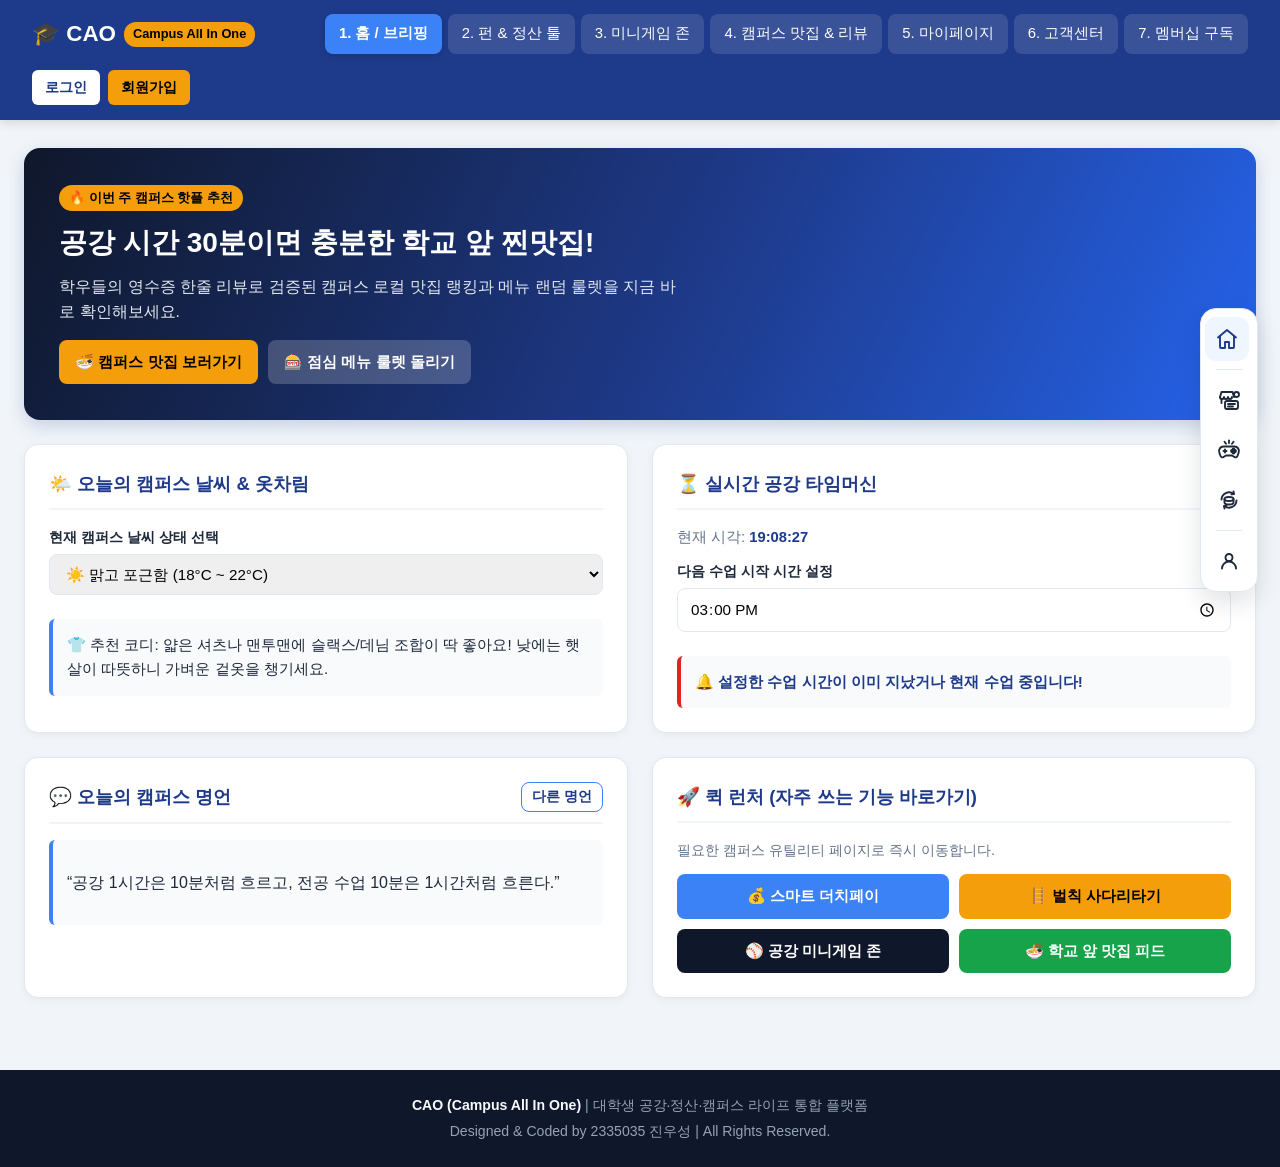
<file: index.html>
<!DOCTYPE html>
<html lang="ko">
<head>
    <meta charset="UTF-8">
    <meta name="viewport" content="width=device-width, initial-scale=1.0">
    <title>CAO - Campus All In One | 홈 브리핑</title>
    <link rel="stylesheet" href="common.css">
    <style>
        /* 우측 세로 빠른 이동 아이콘 독(Dock) */
        .quick-icon-dock {
            position: fixed;
            right: 22px;
            top: 50%;
            transform: translateY(-50%);
            z-index: 250;
            background: #ffffff;
            border: 1px solid #e2e8f0;
            border-radius: 16px;
            padding: 8px 6px;
            display: flex;
            flex-direction: column;
            align-items: center;
            gap: 6px;
            box-shadow: 0 10px 25px rgba(15, 23, 42, 0.12);
        }

        .quick-dock-item {
            position: relative;
            width: 44px;
            height: 44px;
            border-radius: 11px;
            display: flex;
            align-items: center;
            justify-content: center;
            color: #1e293b;
            text-decoration: none;
            transition: background-color 0.18s ease, color 0.18s ease, transform 0.18s ease;
        }

        .quick-dock-item svg {
            width: 24px;
            height: 24px;
            stroke: currentColor;
            fill: none;
            stroke-width: 1.9;
            stroke-linecap: round;
            stroke-linejoin: round;
        }

        .quick-dock-item:hover,
        .quick-dock-item.active {
            background: #eff6ff;
            color: var(--primary);
            transform: translateX(-2px);
        }

        .quick-dock-item::before {
            content: attr(data-tooltip);
            position: absolute;
            right: 54px;
            top: 50%;
            transform: translateY(-50%) translateX(4px);
            background: #0f172a;
            color: #ffffff;
            font-size: 0.78rem;
            font-weight: 600;
            white-space: nowrap;
            padding: 5px 10px;
            border-radius: 7px;
            opacity: 0;
            pointer-events: none;
            box-shadow: 0 4px 10px rgba(0, 0, 0, 0.15);
            transition: opacity 0.18s ease, transform 0.18s ease;
        }

        .quick-dock-item:hover::before {
            opacity: 1;
            transform: translateY(-50%) translateX(0);
        }

        .quick-dock-divider {
            width: 26px;
            height: 1px;
            background: #e2e8f0;
            margin: 2px 0;
        }

        @media (max-width: 900px) {
            .quick-icon-dock {
                top: auto;
                bottom: 14px;
                left: 50%;
                right: auto;
                transform: translateX(-50%);
                flex-direction: row;
                padding: 6px 10px;
                border-radius: 14px;
            }

            .quick-dock-divider {
                width: 1px;
                height: 24px;
                margin: 0 2px;
            }

            .quick-dock-item {
                width: 40px;
                height: 40px;
            }

            .quick-dock-item::before {
                display: none;
            }
        }
    </style>
</head>
<body>
    <header id="app-header">
        <a href="index.html" class="logo">🎓 CAO <span>Campus All In One</span></a>
        <nav>
            <a href="index.html" class="active">1. 홈 / 브리핑</a>
            <a href="tools.html">2. 펀 &amp; 정산 툴</a>
            <a href="games.html">3. 미니게임 존</a>
            <a href="food.html">4. 캠퍼스 맛집 &amp; 리뷰</a>
            <a href="mypage.html">5. 마이페이지</a>
            <a href="cs.html">6. 고객센터</a>
            <a href="subscribe.html">7. 멤버십 구독</a>
        </nav>
        <div class="auth-area">
            <a href="login.html" class="auth-btn">로그인</a>
            <a href="signup.html" class="auth-btn accent">회원가입</a>
        </div>
    </header>

    <!-- 메인화면 빠른 이동 세로 아이콘 바 -->
    <aside class="quick-icon-dock" aria-label="메인화면 빠른 이동 아이콘">
        <a href="index.html" class="quick-dock-item active" data-tooltip="홈으로 이동">
            <svg viewBox="0 0 24 24" aria-hidden="true">
                <path d="M3 10.5L12 3l9 7.5"></path>
                <path d="M5 9.5V20a1 1 0 0 0 1 1h4v-6h4v6h4a1 1 0 0 0 1-1V9.5"></path>
            </svg>
        </a>
        <div class="quick-dock-divider"></div>

        <!-- 1번째 이미지 스타일: 맛집 리뷰 아이콘 -->
        <a href="food.html" class="quick-dock-item" data-tooltip="캠퍼스 맛집 &amp; 리뷰">
            <svg viewBox="0 0 24 24" aria-hidden="true">
                <path d="M3 9l1.5-5h11L17 9"></path>
                <path d="M3 9a2 2 0 0 0 2 2 2 2 0 0 0 2-2 2 2 0 0 0 2 2 2 2 0 0 0 2-2 2 2 0 0 0 2 2 2 2 0 0 0 2-2"></path>
                <path d="M4.5 11v4"></path>
                <rect x="8" y="13" width="13" height="8" rx="2"></rect>
                <line x1="11" y1="16" x2="18" y2="16"></line>
                <line x1="11" y1="18.5" x2="16" y2="18.5"></line>
                <circle cx="19.5" cy="6.5" r="2.5"></circle>
            </svg>
        </a>

        <!-- 2번째 이미지 스타일: 게임 컨트롤러 액션 아이콘 -->
        <a href="games.html" class="quick-dock-item" data-tooltip="미니게임 존">
            <svg viewBox="0 0 24 24" aria-hidden="true">
                <line x1="12" y1="2.5" x2="12" y2="5"></line>
                <line x1="7.5" y1="3.8" x2="9" y2="5.8"></line>
                <line x1="16.5" y1="3.8" x2="15" y2="5.8"></line>
                <path d="M6.5 8.5h11a4.5 4.5 0 0 1 4.2 6l-1.2 3.5a2 2 0 0 1-2.8 1.1l-2.7-1.6H9l-2.7 1.6a2 2 0 0 1-2.8-1.1L2.3 14.5a4.5 4.5 0 0 1 4.2-6z"></path>
                <path d="M8 11.5v3M6.5 13h3"></path>
                <circle cx="16.5" cy="11.5" r="1"></circle>
                <circle cx="16.5" cy="14.5" r="1"></circle>
                <circle cx="15" cy="13" r="1"></circle>
                <circle cx="18" cy="13" r="1"></circle>
            </svg>
        </a>

        <!-- 3번째 이미지 스타일: 동전 교환 순환 아이콘 (펀 & 정산 툴) -->
        <a href="tools.html" class="quick-dock-item" data-tooltip="펀 &amp; 정산 툴">
            <svg viewBox="0 0 24 24" aria-hidden="true">
                <path d="M4.5 11.5A7.5 7.5 0 0 1 16.5 5.8"></path>
                <polyline points="14.5 6.3 17 6 16.5 3.5"></polyline>
                <path d="M19.5 12.5A7.5 7.5 0 0 1 7.5 18.2"></path>
                <polyline points="9.5 17.7 7 18 7.5 20.5"></polyline>
                <ellipse cx="12" cy="11" rx="4.5" ry="2"></ellipse>
                <path d="M7.5 11v3.5c0 1.1 2 2 4.5 2s4.5-.9 4.5-2V11"></path>
            </svg>
        </a>

        <div class="quick-dock-divider"></div>

        <!-- 마이페이지 -->
        <a href="mypage.html" class="quick-dock-item" data-tooltip="마이페이지">
            <svg viewBox="0 0 24 24" aria-hidden="true">
                <circle cx="12" cy="8.5" r="3.5"></circle>
                <path d="M5 19.5a7 7 0 0 1 14 0"></path>
            </svg>
        </a>
    </aside>

    <main>
        <!-- 학교 앞 인기 맛집 광고 배너 -->
        <section class="food-ad-banner">
            <div class="food-ad-content">
                <span class="ad-badge">🔥 이번 주 캠퍼스 핫플 추천</span>
                <h2>공강 시간 30분이면 충분한 학교 앞 찐맛집!</h2>
                <p>학우들의 영수증 한줄 리뷰로 검증된 캠퍼스 로컬 맛집 랭킹과 메뉴 랜덤 룰렛을 지금 바로 확인해보세요.</p>
                <div style="display:flex; gap:10px; flex-wrap:wrap;">
                    <a href="food.html" class="btn btn-accent">🍜 캠퍼스 맛집 보러가기</a>
                    <a href="tools.html" class="btn" style="background:rgba(255,255,255,0.2);">🎰 점심 메뉴 룰렛 돌리기</a>
                </div>
            </div>
        </section>

        <div class="grid-2">
            <!-- 1. 오늘의 캠퍼스 날씨 & 옷차림 -->
            <section class="card">
                <h3>🌤️ 오늘의 캠퍼스 날씨 &amp; 옷차림</h3>
                <label for="weather-select">현재 캠퍼스 날씨 상태 선택</label>
                <select id="weather-select" onchange="updateWeather()">
                    <option value="sunny">☀️ 맑고 포근함 (18°C ~ 22°C)</option>
                    <option value="cloudy">⛅ 구름 많고 선선함 (13°C ~ 17°C)</option>
                    <option value="rain">🌧️ 비 소식 있음 (11°C ~ 15°C)</option>
                    <option value="cold">❄️ 쌀쌀한 한파 (0°C ~ 6°C)</option>
                </select>
                <div id="weather-result" class="result-box"></div>
            </section>

            <!-- 2. 실시간 공강 타임머신 -->
            <section class="card">
                <h3>⏳ 실시간 공강 타임머신</h3>
                <p style="font-size:0.92rem; color:var(--muted);">현재 시각: <strong id="current-time" style="color:var(--primary);">--:--:--</strong></p>
                <label for="next-class-time" style="margin-top:10px;">다음 수업 시작 시간 설정</label>
                <input type="time" id="next-class-time" value="15:00" onchange="updateTimer()">
                <div id="timer-result" class="result-box" style="font-weight:bold; color:var(--primary);"></div>
            </section>
        </div>

        <div class="grid-2">
            <!-- 3. 오늘의 캠퍼스 명언 -->
            <section class="card" id="quote-section">
                <h3>
                    <span>💬 오늘의 캠퍼스 명언</span>
                    <button class="btn btn-sm btn-outline" onclick="nextQuote()">다른 명언</button>
                </h3>
                <div id="quote-box" class="result-box" style="min-height:85px; display:flex; align-items:center; font-size:1rem; font-weight:500;"></div>
            </section>

            <!-- 4. 4대 핵심 기능 퀵 런처 -->
            <section class="card">
                <h3>🚀 퀵 런처 (자주 쓰는 기능 바로가기)</h3>
                <p style="font-size:0.9rem; color:var(--muted); margin-bottom:12px;">필요한 캠퍼스 유틸리티 페이지로 즉시 이동합니다.</p>
                <div style="display:grid; grid-template-columns:1fr 1fr; gap:10px;">
                    <a href="tools.html#dutch" class="btn">💰 스마트 더치페이</a>
                    <a href="tools.html#ladder" class="btn btn-accent">🪜 벌칙 사다리타기</a>
                    <a href="games.html" class="btn" style="background:#0f172a;">⚾ 공강 미니게임 존</a>
                    <a href="food.html" class="btn" style="background:#16a34a;">🍜 학교 앞 맛집 피드</a>
                </div>
            </section>
        </div>
    </main>

    <footer id="app-footer"></footer>

    <script src="common.js"></script>
    <script>
        function ensureSubscribeNavOnce() {
            const headerNav = document.querySelector('#app-header nav');
            if (!headerNav) return;

            // subscribe.html 링크가 여러 개 생겼다면 모두 제거 후 딱 1개만 추가
            const existingSubLinks = headerNav.querySelectorAll('a[href="subscribe.html"]');
            existingSubLinks.forEach((el) => el.remove());

            const subLink = document.createElement('a');
            subLink.href = 'subscribe.html';
            subLink.textContent = '7. 멤버십 구독';
            headerNav.appendChild(subLink);
        }

        if (typeof renderLayout === 'function') {
            renderLayout('index');
        }
        ensureSubscribeNavOnce();

        const weatherGuides = {
            sunny: '👕 추천 코디: 얇은 셔츠나 맨투맨에 슬랙스/데님 조합이 딱 좋아요! 낮에는 햇살이 따뜻하니 가벼운 겉옷을 챙기세요.',
            cloudy: '🧥 추천 코디: 일교차가 큰 날씨입니다. 니트나 후드티 위에 가디건이나 바람막이 자켓을 걸치는 것을 추천합니다.',
            rain: '☔ 추천 코디: 우산 필수! 젖기 쉬운 긴 바지보다는 조거 팬츠나 어두운 톤 하의에 방수 아우터를 추천합니다.',
            cold: '🧣 추천 코디: 체감온도가 매우 낮습니다. 히트텍 이너에 두꺼운 패딩이나 울 코트, 목도리로 보온에 신경 쓰세요!'
        };

        function updateWeather() {
            const selectEl = document.getElementById('weather-select');
            const resultEl = document.getElementById('weather-result');
            if (!selectEl || !resultEl) return;
            resultEl.textContent = weatherGuides[selectEl.value] || '';
        }

        function updateTimer() {
            const now = new Date();
            const currentTimeEl = document.getElementById('current-time');
            if (currentTimeEl) {
                currentTimeEl.textContent = now.toTimeString().split(' ')[0];
            }

            const targetInput = document.getElementById('next-class-time');
            const box = document.getElementById('timer-result');
            if (!targetInput || !box || !targetInput.value) return;

            const parts = targetInput.value.split(':').map(Number);
            const th = parts[0];
            const tm = parts[1] || 0;
            const target = new Date();
            target.setHours(th, tm, 0, 0);

            const diff = target - now;
            if (diff <= 0) {
                box.textContent = '🔔 설정한 수업 시간이 이미 지났거나 현재 수업 중입니다!';
                box.style.borderLeftColor = '#dc2626';
            } else {
                const hrs = Math.floor(diff / (1000 * 60 * 60));
                const mins = Math.floor((diff % (1000 * 60 * 60)) / (1000 * 60));
                const secs = Math.floor((diff % (1000 * 60)) / 1000);
                box.textContent = `⏰ 다음 수업까지 남은 공강 시간: ${hrs}시간 ${mins}분 ${secs}초`;
                box.style.borderLeftColor = '#3b82f6';
            }
        }

        const quotes = [
            '“공강 1시간은 10분처럼 흐르고, 전공 수업 10분은 1시간처럼 흐른다.”',
            '“오늘 미룬 과제는 내일의 나를 배신하지 않고 반드시 찾아온다.”',
            '“팀플의 완성은 자료조사가 아니라 깔끔한 더치페이 정산에서 끝난다.”',
            '“점심 메뉴를 빨리 정하는 자가 학식당 줄을 먼저 선점한다.”',
            '“성적은 잠시지만, 공강 시간에 친구들과 웃었던 기억은 평생 간다.”'
        ];
        let quoteIdx = 0;

        function nextQuote() {
            const quoteBox = document.getElementById('quote-box');
            if (!quoteBox) return;
            quoteBox.textContent = quotes[quoteIdx];
            quoteIdx = (quoteIdx + 1) % quotes.length;
        }

        updateWeather();
        updateTimer();
        nextQuote();
        setInterval(updateTimer, 1000);
    </script>
</body>
</html>
</file>
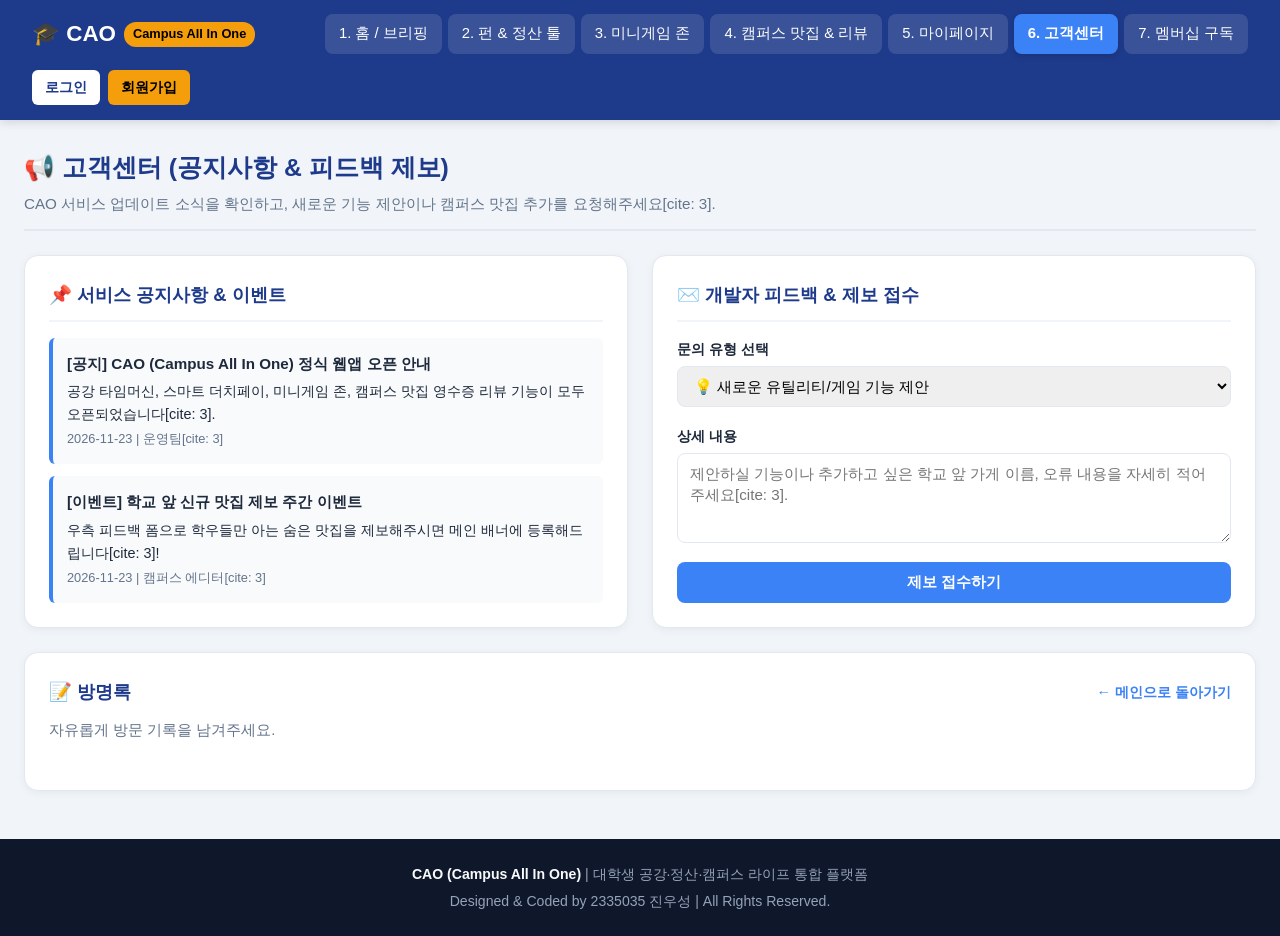
<file: cs.html>
<!DOCTYPE html>
<html lang="ko">
<head>
    <meta charset="UTF-8">
    <meta name="viewport" content="width=device-width, initial-scale=1.0">
    <title>CAO - 고객센터</title>
    <link rel="stylesheet" href="common.css">
    <style>
        .guestbook-card {
            margin-top: 1.5rem;
        }

        .guestbook-top-bar {
            display: flex;
            justify-content: space-between;
            align-items: center;
            flex-wrap: wrap;
            gap: 8px;
            margin-bottom: 0.75rem;
        }

        .back-home-link {
            display: inline-flex;
            align-items: center;
            gap: 4px;
            text-decoration: none;
            color: var(--primary-light);
            font-size: 0.9rem;
            font-weight: 600;
        }

        .back-home-link:hover {
            color: var(--primary);
            text-decoration: underline;
        }

        .giscus-wrapper {
            margin-top: 1rem;
            padding-top: 0.5rem;
        }
    </style>
</head>
<body>
    <header id="app-header"></header>

    <main>
        <div class="page-header">
            <h2>📢 고객센터 (공지사항 &amp; 피드백 제보)</h2>
            <p>CAO 서비스 업데이트 소식을 확인하고, 새로운 기능 제안이나 캠퍼스 맛집 추가를 요청해주세요[cite: 3].</p>
        </div>

        <div class="grid-2">
            <!-- 1. 서비스 공지사항 -->
            <section class="card">
                <h3>📌 서비스 공지사항 &amp; 이벤트</h3>
                <div class="result-box">
                    <strong>[공지] CAO (Campus All In One) 정식 웹앱 오픈 안내</strong>
                    <p style="font-size:0.9rem; margin-top:4px;">공강 타임머신, 스마트 더치페이, 미니게임 존, 캠퍼스 맛집 영수증 리뷰 기능이 모두 오픈되었습니다[cite: 3].</p>
                    <span style="font-size:0.8rem; color:#64748b;">2026-11-23 | 운영팀[cite: 3]</span>
                </div>
                <div class="result-box">
                    <strong>[이벤트] 학교 앞 신규 맛집 제보 주간 이벤트</strong>
                    <p style="font-size:0.9rem; margin-top:4px;">우측 피드백 폼으로 학우들만 아는 숨은 맛집을 제보해주시면 메인 배너에 등록해드립니다[cite: 3]!</p>
                    <span style="font-size:0.8rem; color:#64748b;">2026-11-23 | 캠퍼스 에디터[cite: 3]</span>
                </div>
            </section>

            <!-- 2. 피드백 / 오류 제보 접수 -->
            <section class="card">
                <h3>✉️ 개발자 피드백 &amp; 제보 접수</h3>
                <label for="cs-type">문의 유형 선택</label>
                <select id="cs-type">
                    <option value="기능 제안">💡 새로운 유틸리티/게임 기능 제안</option>
                    <option value="맛집 추가 요청">🍜 캠퍼스 신규 맛집 등록 요청</option>
                    <option value="오류/버그 제보">🛠️ 화면 및 기능 오류/버그 제보</option>
                </select>

                <label for="cs-content">상세 내용</label>
                <textarea id="cs-content" rows="4" placeholder="제안하실 기능이나 추가하고 싶은 학교 앞 가게 이름, 오류 내용을 자세히 적어주세요[cite: 3]."></textarea>

                <button class="btn btn-full" onclick="submitInquiry()">제보 접수하기</button>
                <div id="cs-result" class="result-box" style="display:none;"></div>
            </section>
        </div>

        <!-- 3. 방명록 (Giscus) -->
        <section class="card guestbook-card" id="guestbook-section">
            <div class="guestbook-top-bar">
                <h3 style="margin-bottom:0; border-bottom:none; padding-bottom:0;">📝 방명록</h3>
                <a href="index.html" class="back-home-link">← 메인으로 돌아가기</a>
            </div>
            <p style="font-size:0.92rem; color:var(--muted); margin-bottom:0.5rem;">자유롭게 방문 기록을 남겨주세요.</p>

            <div class="giscus-wrapper">
                <!-- Giscus 방명록 위젯 -->
                <script src="https://giscus.app/client.js"
                        data-repo="asta7107/FinalWeb"
                        data-repo-id="R_kgDOVvx8ag"
                        data-category="General"
                        data-category-id="DIC_kwDOVvx8as4DLOYr"
                        data-mapping="pathname"
                        data-strict="0"
                        data-reactions-enabled="1"
                        data-emit-metadata="0"
                        data-input-position="bottom"
                        data-theme="preferred_color_scheme"
                        data-lang="ko"
                        crossorigin="anonymous"
                        async>
                </script>
            </div>
        </section>
    </main>

    <footer id="app-footer"></footer>

    <script src="common.js"></script>
    <script>
        renderLayout('cs');

        function submitInquiry() {
            const type = document.getElementById('cs-type').value;
            const content = document.getElementById('cs-content').value.trim();

            if (!content) {
                alert('문의 및 제보 내용을 입력해주세요!');
                return;
            }

            const state = getAppState();
            state.inquiries.unshift({
                type,
                content,
                date: new Date().toISOString().split('T')[0]
            });
            saveAppState(state);

            const box = document.getElementById('cs-result');
            box.style.display = 'block';
            box.innerHTML = `✅ <strong>[${type}]</strong> 접수가 완료되었습니다! 소중한 의견 감사합니다[cite: 3].`;
            document.getElementById('cs-content').value = '';
            showToast('피드백이 정상적으로 접수되었습니다.');
        }
    </script>
</body>
</html>
</file>
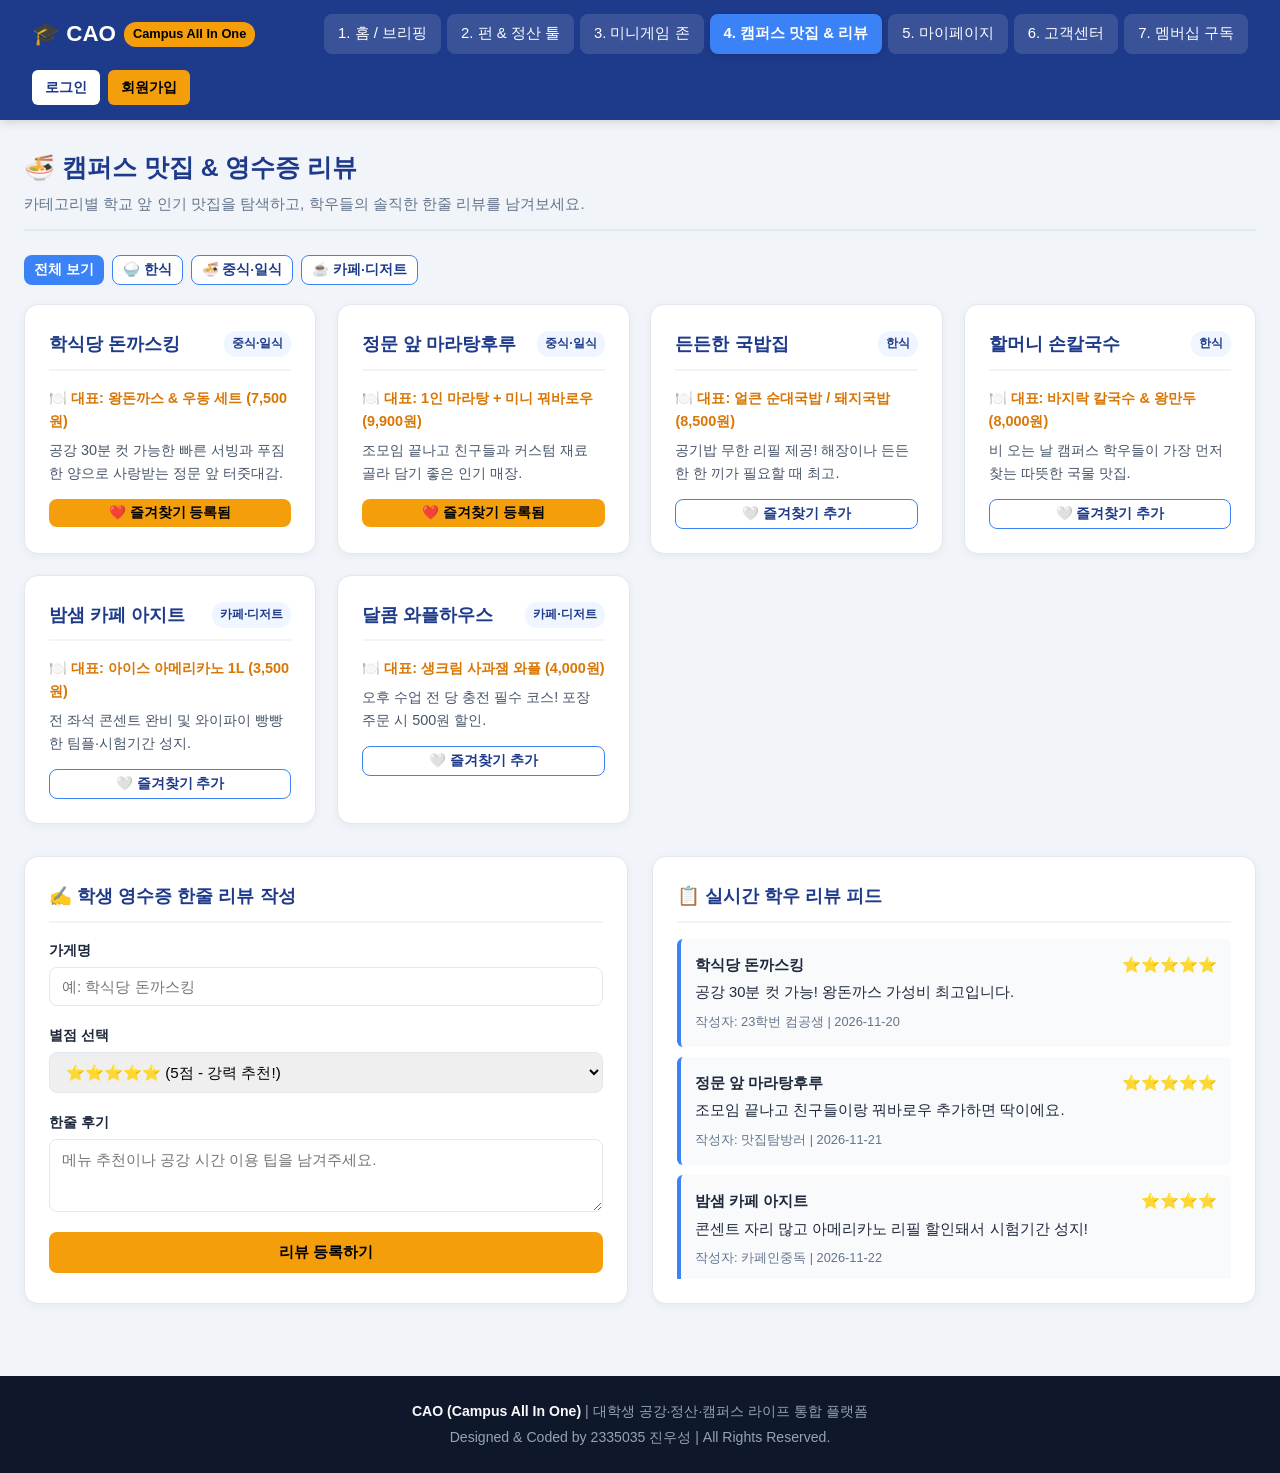
<file: food.html>
<!DOCTYPE html>
<html lang="ko">
<head>
    <meta charset="UTF-8">
    <meta name="viewport" content="width=device-width, initial-scale=1.0">
    <title>CAO - 캠퍼스 맛집 & 리뷰</title>
    <link rel="stylesheet" href="common.css">
</head>
<body>
    <header id="app-header"></header>

    <main>
        <div class="page-header">
            <h2>🍜 캠퍼스 맛집 & 영수증 리뷰</h2>
            <p>카테고리별 학교 앞 인기 맛집을 탐색하고, 학우들의 솔직한 한줄 리뷰를 남겨보세요.</p>
        </div>
        

        <!-- 카테고리 필터 버튼 -->
        <div style="display:flex; gap:8px; flex-wrap:wrap; margin-bottom:1.2rem;">
            <button class="btn btn-sm" id="filter-all" onclick="filterStores('전체')">전체 보기</button>
            <button class="btn btn-sm btn-outline" id="filter-korean" onclick="filterStores('한식')">🍚 한식</button>
            <button class="btn btn-sm btn-outline" id="filter-asian" onclick="filterStores('중식·일식')">🍜 중식·일식</button>
            <button class="btn btn-sm btn-outline" id="filter-cafe" onclick="filterStores('카페·디저트')">☕ 카페·디저트</button>
        </div>

        <!-- 맛집 카드 피드 -->
        <div id="store-grid" class="grid-3"></div>

        <!-- 학생 영수증 한줄 리뷰 영역 -->
        <div class="grid-2" style="margin-top:2rem;">
            <section class="card">
                <h3>✍️ 학생 영수증 한줄 리뷰 작성</h3>
                <label for="rev-store">가게명</label>
                <input type="text" id="rev-store" placeholder="예: 학식당 돈까스킹">

                <label for="rev-rating">별점 선택</label>
                <select id="rev-rating">
                    <option value="5">⭐⭐⭐⭐⭐ (5점 - 강력 추천!)</option>
                    <option value="4">⭐⭐⭐⭐ (4점 - 맛있어요)</option>
                    <option value="3">⭐⭐⭐ (3점 - 무난해요)</option>
                </select>

                <label for="rev-text">한줄 후기</label>
                <textarea id="rev-text" rows="3" placeholder="메뉴 추천이나 공강 시간 이용 팁을 남겨주세요."></textarea>

                <button class="btn btn-accent btn-full" onclick="addReview()">리뷰 등록하기</button>
            </section>

            <section class="card">
                <h3>📋 실시간 학우 리뷰 피드</h3>
                <div id="review-feed" style="max-height:340px; overflow-y:auto; display:flex; flex-direction:column; gap:10px;"></div>
            </section>
        </div>
    </main>

    <footer id="app-footer"></footer>

    <script src="common.js"></script>
    <script>
        renderLayout('food');

        const stores = [
            { name: '학식당 돈까스킹', category: '중식·일식', menu: '왕돈까스 & 우동 세트 (7,500원)', desc: '공강 30분 컷 가능한 빠른 서빙과 푸짐한 양으로 사랑받는 정문 앞 터줏대감.' },
            { name: '정문 앞 마라탕후루', category: '중식·일식', menu: '1인 마라탕 + 미니 꿔바로우 (9,900원)', desc: '조모임 끝나고 친구들과 커스텀 재료 골라 담기 좋은 인기 매장.' },
            { name: '든든한 국밥집', category: '한식', menu: '얼큰 순대국밥 / 돼지국밥 (8,500원)', desc: '공기밥 무한 리필 제공! 해장이나 든든한 한 끼가 필요할 때 최고.' },
            { name: '할머니 손칼국수', category: '한식', menu: '바지락 칼국수 & 왕만두 (8,000원)', desc: '비 오는 날 캠퍼스 학우들이 가장 먼저 찾는 따뜻한 국물 맛집.' },
            { name: '밤샘 카페 아지트', category: '카페·디저트', menu: '아이스 아메리카노 1L (3,500원)', desc: '전 좌석 콘센트 완비 및 와이파이 빵빵한 팀플·시험기간 성지.' },
            { name: '달콤 와플하우스', category: '카페·디저트', menu: '생크림 사과잼 와플 (4,000원)', desc: '오후 수업 전 당 충전 필수 코스! 포장 주문 시 500원 할인.' }
        ];

        function filterStores(cat) {
            const grid = document.getElementById('store-grid');
            const filtered = cat === '전체' ? stores : stores.filter(s => s.category === cat);
            const state = getAppState();

            grid.innerHTML = filtered.map(store => {
                const isFav = state.favFoods.includes(store.name);
                return `
                    <div class="card">
                        <h3>
                            <span>${store.name}</span>
                            <span style="font-size:0.78rem; background:#eff6ff; color:#1e3a8a; padding:3px 8px; border-radius:12px;">${store.category}</span>
                        </h3>
                        <p style="font-size:0.9rem; font-weight:bold; color:#d97706; margin-bottom:6px;">🍽️ 대표: ${store.menu}</p>
                        <p style="font-size:0.9rem; color:#475569; margin-bottom:14px;">${store.desc}</p>
                        <button class="btn btn-sm ${isFav ? 'btn-accent' : 'btn-outline'} btn-full" onclick="toggleFav('${store.name}')">
                            ${isFav ? '❤️ 즐겨찾기 등록됨' : '🤍 즐겨찾기 추가'}
                        </button>
                    </div>
                `;
            }).join('');
        }

        function toggleFav(storeName) {
            const state = getAppState();
            const idx = state.favFoods.indexOf(storeName);
            if (idx > -1) {
                state.favFoods.splice(idx, 1);
                showToast(`'${storeName}' 즐겨찾기가 해제되었습니다.`);
            } else {
                state.favFoods.push(storeName);
                showToast(`'${storeName}'이(가) 마이페이지 즐겨찾기에 추가되었습니다.`);
            }
            saveAppState(state);
            filterStores('전체');
        }

        function renderReviews() {
            const state = getAppState();
            const feed = document.getElementById('review-feed');
            feed.innerHTML = state.reviews.map(r => `
                <div class="result-box" style="margin-top:0;">
                    <div style="display:flex; justify-content:space-between; margin-bottom:4px;">
                        <strong>${r.store}</strong>
                        <span style="color:#f59e0b;">${'⭐'.repeat(Number(r.rating))}</span>
                    </div>
                    <p style="font-size:0.92rem; margin-bottom:4px;">${r.text}</p>
                    <span style="font-size:0.8rem; color:#64748b;">작성자: ${r.author} | ${r.date}</span>
                </div>
            `).join('');
        }

        function addReview() {
            const store = document.getElementById('rev-store').value.trim();
            const rating = document.getElementById('rev-rating').value;
            const text = document.getElementById('rev-text').value.trim();

            if (!store || !text) {
                alert('가게명과 한줄 후기를 모두 입력해주세요!');
                return;
            }

            const state = getAppState();
            const author = state.user ? `${state.user.nickname} (${state.user.studentId})` : '익명 학우';
            const today = new Date().toISOString().split('T')[0];

            state.reviews.unshift({ store, rating, text, author, date: today });
            saveAppState(state);

            document.getElementById('rev-store').value = '';
            document.getElementById('rev-text').value = '';
            renderReviews();
            showToast('영수증 한줄 리뷰가 등록되었습니다!');
        }

        filterStores('전체');
        renderReviews();
    </script>
</body>
</html>
</file>
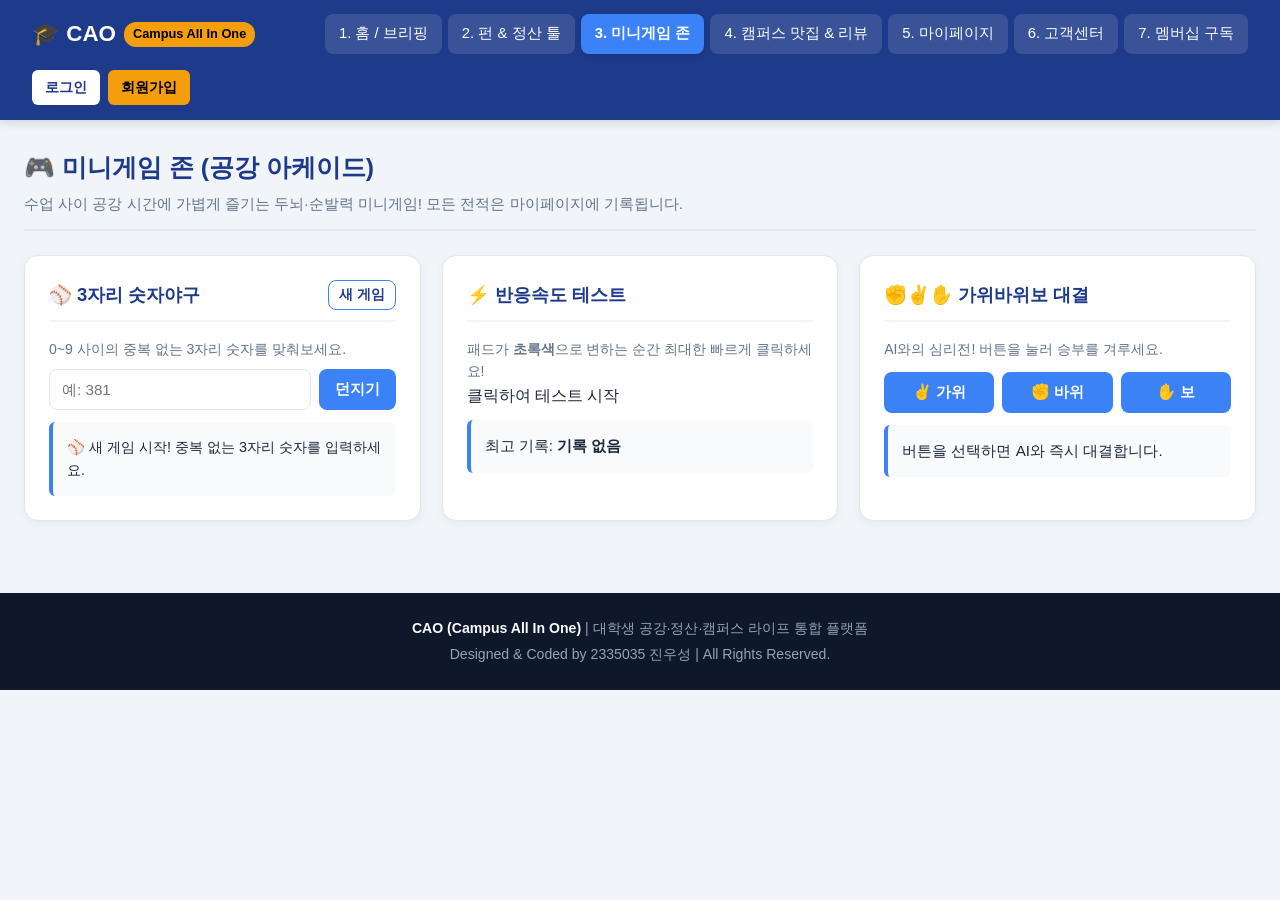
<file: games.html>
<!DOCTYPE html>
<html lang="ko">
<head>
    <meta charset="UTF-8">
    <meta name="viewport" content="width=device-width, initial-scale=1.0">
    <title>CAO - 미니게임 존</title>
    <link rel="stylesheet" href="common.css">
</head>
<body>
    <header id="app-header"></header>

    <main>
        <div class="page-header">
            <h2>🎮 미니게임 존 (공강 아케이드)</h2>
            <p>수업 사이 공강 시간에 가볍게 즐기는 두뇌·순발력 미니게임! 모든 전적은 마이페이지에 기록됩니다.</p>
        </div>

        <div class="grid-3">
            <!-- 1. 3자리 숫자야구 -->
            <section class="card">
                <h3>
                    <span>⚾ 3자리 숫자야구</span>
                    <button class="btn btn-sm btn-outline" onclick="initBaseball()">새 게임</button>
                </h3>
                <p style="font-size:0.88rem; color:var(--muted); margin-bottom:8px;">0~9 사이의 중복 없는 3자리 숫자를 맞춰보세요.</p>
                <div style="display:flex; gap:8px;">
                    <input type="text" id="bb-input" maxlength="3" placeholder="예: 381" style="margin:0;">
                    <button class="btn" style="white-space:nowrap;" onclick="guessBaseball()">던지기</button>
                </div>
                <div id="bb-log" class="result-box" style="max-height:180px; overflow-y:auto; font-size:0.9rem;">
                    새 게임이 준비되었습니다. 숫자를 입력하세요!
                </div>
            </section>

            <!-- 2. 반응속도 테스트 -->
            <section class="card">
                <h3>⚡ 반응속도 테스트</h3>
                <p style="font-size:0.88rem; color:var(--muted);">패드가 <strong>초록색</strong>으로 변하는 순간 최대한 빠르게 클릭하세요!</p>
                <div id="reaction-pad" onclick="handleReactionClick()">클릭하여 테스트 시작</div>
                <div id="reaction-result" class="result-box">최고 기록: <strong id="best-ms-display">기록 없음</strong></div>
            </section>

            <!-- 3. 가위바위보 대결 -->
            <section class="card">
                <h3>✊✌️✋ 가위바위보 대결</h3>
                <p style="font-size:0.88rem; color:var(--muted); margin-bottom:12px;">AI와의 심리전! 버튼을 눌러 승부를 겨루세요.</p>
                <div style="display:flex; gap:8px;">
                    <button class="btn" style="flex:1;" onclick="playRPS('가위')">✌️ 가위</button>
                    <button class="btn" style="flex:1;" onclick="playRPS('바위')">✊ 바위</button>
                    <button class="btn" style="flex:1;" onclick="playRPS('보')">✋ 보</button>
                </div>
                <div id="rps-result" class="result-box">버튼을 선택하면 AI와 즉시 대결합니다.</div>
            </section>
        </div>
    </main>

    <footer id="app-footer"></footer>

    <script src="common.js"></script>
    <script>
        renderLayout('games');

        // 1. 숫자야구 로직
        let bbAnswer = [];
        let bbTries = 0;
        let bbFinished = false;

        function initBaseball() {
            const digits = ['0','1','2','3','4','5','6','7','8','9'];
            bbAnswer = [];
            while (bbAnswer.length < 3) {
                const idx = Math.floor(Math.random() * digits.length);
                bbAnswer.push(digits.splice(idx, 1)[0]);
            }
            bbTries = 0;
            bbFinished = false;
            document.getElementById('bb-input').value = '';
            document.getElementById('bb-log').innerHTML = '⚾ 새 게임 시작! 중복 없는 3자리 숫자를 입력하세요.';
        }

        function guessBaseball() {
            if (bbFinished) {
                alert('이미 정답을 맞췄습니다! [새 게임] 버튼을 눌러주세요.');
                return;
            }
            const val = document.getElementById('bb-input').value.trim();
            if (!/^\d{3}$/.test(val) || new Set(val).size !== 3) {
                alert('중복되지 않는 3자리 숫자를 입력하세요!');
                return;
            }
            bbTries++;
            let strike = 0, ball = 0;
            for (let i = 0; i < 3; i++) {
                if (val[i] === bbAnswer[i]) strike++;
                else if (bbAnswer.includes(val[i])) ball++;
            }

            const logBox = document.getElementById('bb-log');
            if (bbTries === 1) logBox.innerHTML = '';

            if (strike === 3) {
                bbFinished = true;
                const state = getAppState();
                state.gameStats.bbWins += 1;
                saveAppState(state);
                logBox.innerHTML = `<div style="color:#16a34a; font-weight:bold;">🎉 [${bbTries}회] ${val} ➔ 홈런(3S)! 정답입니다!</div>` + logBox.innerHTML;
                showToast('숫자야구 승리 기록이 저장되었습니다!');
            } else {
                const msg = (strike === 0 && ball === 0) ? 'OUT (일치 없음)' : `${strike}S ${ball}B`;
                logBox.innerHTML = `<div>[${bbTries}회] <strong>${val}</strong> ➔ ${msg}</div>` + logBox.innerHTML;
            }
            document.getElementById('bb-input').value = '';
        }

        // 2. 반응속도 테스트 로직
        let rxState = 'idle'; // idle | waiting | ready
        let rxTimer = null;
        let rxStartTime = 0;

        function updateBestDisplay() {
            const state = getAppState();
            const best = state.gameStats.bestReaction;
            document.getElementById('best-ms-display').textContent = best ? `${best} ms` : '기록 없음';
        }

        function handleReactionClick() {
            const pad = document.getElementById('reaction-pad');
            const res = document.getElementById('reaction-result');

            if (rxState === 'idle') {
                rxState = 'waiting';
                pad.style.background = '#dc2626';
                pad.textContent = '초록색으로 바뀔 때까지 기다리세요...';
                const delay = 1500 + Math.random() * 2000;
                rxTimer = setTimeout(() => {
                    rxState = 'ready';
                    rxStartTime = Date.now();
                    pad.style.background = '#16a34a';
                    pad.textContent = '지금 클릭하세요!!';
                }, delay);
            } else if (rxState === 'waiting') {
                clearTimeout(rxTimer);
                rxState = 'idle';
                pad.style.background = '#64748b';
                pad.textContent = '너무 성급했어요! 다시 클릭하여 시작';
                showToast('초록색으로 변한 뒤 클릭해야 합니다.');
            } else if (rxState === 'ready') {
                const elapsed = Date.now() - rxStartTime;
                rxState = 'idle';
                pad.style.background = '#2563eb';
                pad.textContent = `${elapsed} ms! (다시 하려면 클릭)`;

                const state = getAppState();
                if (!state.gameStats.bestReaction || elapsed < state.gameStats.bestReaction) {
                    state.gameStats.bestReaction = elapsed;
                    saveAppState(state);
                    showToast(`신기록 달성! ${elapsed} ms`);
                }
                res.innerHTML = `이번 기록: <strong>${elapsed} ms</strong> | 최고 기록: <strong id="best-ms-display">${state.gameStats.bestReaction} ms</strong>`;
            }
        }

        // 3. 가위바위보 로직
        function playRPS(userChoice) {
            const choices = ['가위', '바위', '보'];
            const aiChoice = choices[Math.floor(Math.random() * 3)];
            const state = getAppState();

            let outcome = '';
            let color = '';
            if (userChoice === aiChoice) {
                outcome = '무승부!';
                color = '#64748b';
                state.gameStats.rpsDraw += 1;
            } else if (
                (userChoice === '가위' && aiChoice === '보') ||
                (userChoice === '바위' && aiChoice === '가위') ||
                (userChoice === '보' && aiChoice === '바위')
            ) {
                outcome = '승리했습니다! 🎉';
                color = '#16a34a';
                state.gameStats.rpsWin += 1;
            } else {
                outcome = '패배했습니다 😅';
                color = '#dc2626';
                state.gameStats.rpsLose += 1;
            }
            saveAppState(state);

            document.getElementById('rps-result').innerHTML = `
                나: <strong>${userChoice}</strong> vs AI: <strong>${aiChoice}</strong><br>
                결과: <strong style="color:${color}; font-size:1.05rem;">${outcome}</strong><br>
                <span style="font-size:0.85rem; color:#64748b;">누적 전적: ${state.gameStats.rpsWin}승 ${state.gameStats.rpsDraw}무 ${state.gameStats.rpsLose}패</span>
            `;
        }

        initBaseball();
        updateBestDisplay();
    </script>
</body>
</html>
</file>
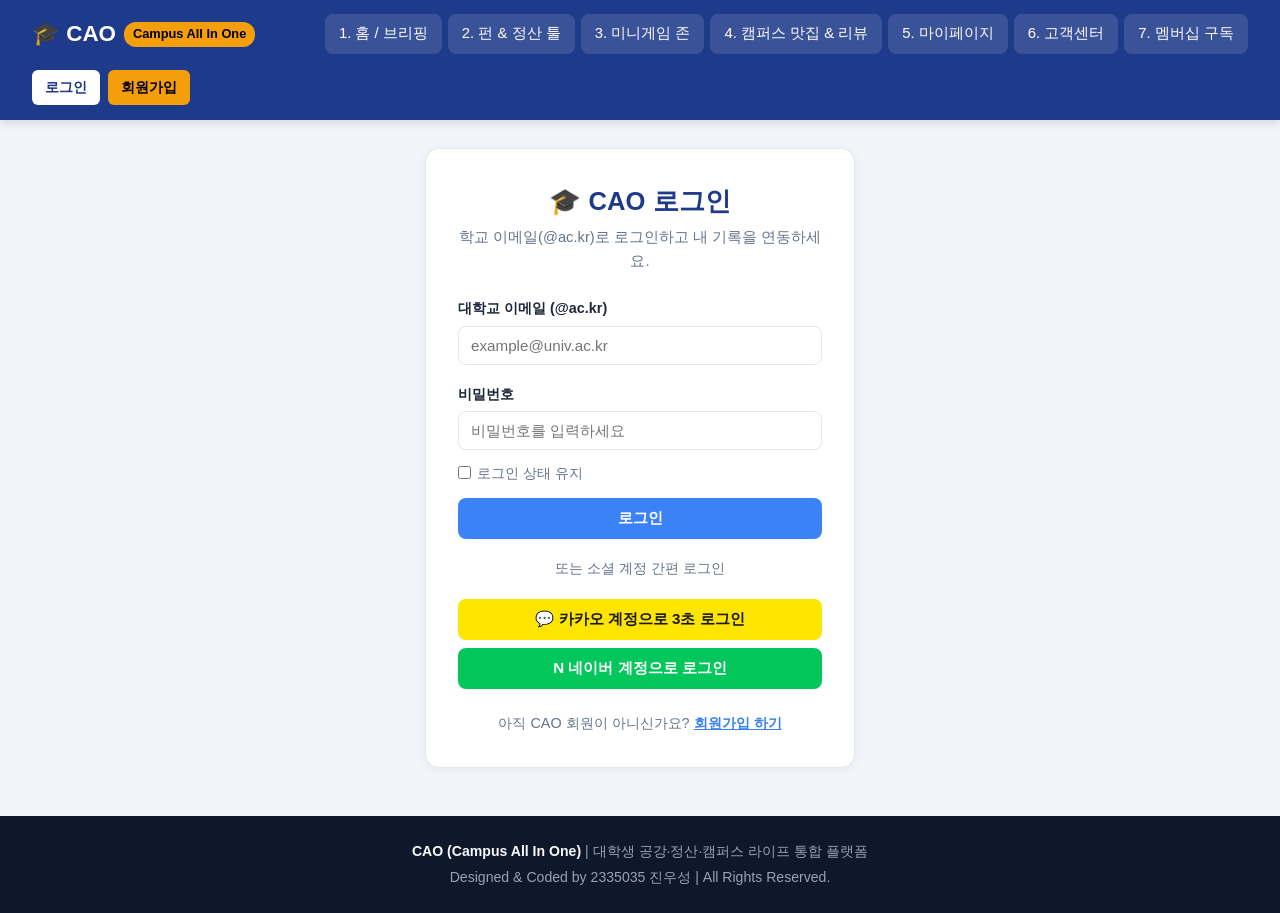
<file: login.html>
<!DOCTYPE html>
<html lang="ko">
<head>
    <meta charset="UTF-8">
    <meta name="viewport" content="width=device-width, initial-scale=1.0">
    <title>CAO - 로그인</title>
    <link rel="stylesheet" href="common.css">
</head>
<body>
    <header id="app-header"></header>

    <main style="display:flex; justify-content:center; align-items:center;">
        <div class="card" style="width:100%; max-width:430px; padding:2rem;">
            <div style="text-align:center; margin-bottom:1.5rem;">
                <h2 style="color:var(--primary); font-size:1.6rem;">🎓 CAO 로그인</h2>
                <p style="color:var(--muted); font-size:0.92rem; margin-top:4px;">학교 이메일(@ac.kr)로 로그인하고 내 기록을 연동하세요.</p>
            </div>

            <form onsubmit="handleLogin(event)">
                <label for="login-email">대학교 이메일 (@ac.kr)</label>
                <input type="email" id="login-email" placeholder="example@univ.ac.kr" required>

                <label for="login-pw">비밀번호</label>
                <input type="password" id="login-pw" placeholder="비밀번호를 입력하세요" required>

                <div style="display:flex; align-items:center; gap:6px; margin-bottom:14px;">
                    <input type="checkbox" id="keep-login" style="width:auto; margin:0;">
                    <label for="keep-login" style="margin:0; font-weight:normal; font-size:0.88rem; color:var(--muted);">로그인 상태 유지</label>
                </div>

                <button type="submit" class="btn btn-full">로그인</button>
            </form>

            <div style="margin:1.2rem 0; text-align:center; color:var(--muted); font-size:0.85rem;">또는 소셜 계정 간편 로그인</div>

            <div style="display:flex; flex-direction:column; gap:8px;">
                <button type="button" class="btn btn-full" style="background:#fee500; color:#191919;" onclick="socialLogin('kakao', '카카오 학우')">💬 카카오 계정으로 3초 로그인</button>
                <button type="button" class="btn btn-full" style="background:#03c75a; color:#ffffff;" onclick="socialLogin('naver', '네이버 학우')">N 네이버 계정으로 로그인</button>
            </div>

            <p style="text-align:center; margin-top:1.4rem; font-size:0.9rem; color:var(--muted);">
                아직 CAO 회원이 아니신가요? <a href="signup.html" style="color:var(--primary-light); font-weight:bold;">회원가입 하기</a>
            </p>
        </div>
    </main>

    <footer id="app-footer"></footer>

    <script src="common.js"></script>
    <script>
        if (typeof renderLayout === 'function') {
            renderLayout('login');
        }

        const ACCOUNTS_KEY = 'cao_accounts';
        const AUTH_LOGS_KEY = 'cao_auth_records';
        const CURRENT_USER_KEY = 'cao_current_user';

        function readAccounts() {
            try {
                const raw = localStorage.getItem(ACCOUNTS_KEY);
                const parsed = raw ? JSON.parse(raw) : [];
                return Array.isArray(parsed) ? parsed : [];
            } catch (err) {
                return [];
            }
        }

        function writeAccounts(accounts) {
            try {
                localStorage.setItem(ACCOUNTS_KEY, JSON.stringify(accounts));
            } catch (err) {
                console.warn('계정 목록 저장 실패:', err);
            }
        }

        function appendAuthLog(entry) {
            try {
                const raw = localStorage.getItem(AUTH_LOGS_KEY);
                const logs = raw ? JSON.parse(raw) : [];
                const list = Array.isArray(logs) ? logs : [];
                list.unshift(entry);
                localStorage.setItem(AUTH_LOGS_KEY, JSON.stringify(list));
            } catch (err) {
                console.warn('인증 이력 저장 실패:', err);
            }
        }

        function completeAccountLogin(accountObj, actionLabel, keepLogin) {
            const nowIso = new Date().toISOString();
            const accounts = readAccounts();
            const idx = accounts.findIndex(
                (acc) => acc && acc.email && acc.email.toLowerCase() === accountObj.email.toLowerCase()
            );

            let updatedAccount;
            if (idx >= 0) {
                const prev = accounts[idx];
                const nextCount = (Number(prev.loginCount) || 0) + 1;
                updatedAccount = {
                    ...prev,
                    ...accountObj,
                    createdAt: prev.createdAt || nowIso,
                    lastLoginAt: nowIso,
                    loginCount: nextCount
                };
                accounts[idx] = updatedAccount;
            } else {
                updatedAccount = {
                    ...accountObj,
                    createdAt: nowIso,
                    lastLoginAt: nowIso,
                    loginCount: 1
                };
                accounts.unshift(updatedAccount);
            }

            writeAccounts(accounts);

            const currentUser = {
                email: updatedAccount.email,
                studentId: updatedAccount.studentId,
                nickname: updatedAccount.nickname,
                favCategory: updatedAccount.favCategory,
                provider: updatedAccount.provider || '이메일',
                loginCount: updatedAccount.loginCount,
                lastLoginAt: updatedAccount.lastLoginAt,
                keepLogin: Boolean(keepLogin),
                loggedIn: true
            };

            try {
                localStorage.setItem(CURRENT_USER_KEY, JSON.stringify(currentUser));
            } catch (err) {
                console.warn('현재 사용자 저장 실패:', err);
            }

            const logEntry = {
                action: actionLabel,
                email: updatedAccount.email,
                studentId: updatedAccount.studentId,
                nickname: updatedAccount.nickname,
                favCategory: updatedAccount.favCategory,
                loginCount: updatedAccount.loginCount,
                keepLogin: Boolean(keepLogin),
                timestamp: nowIso
            };
            appendAuthLog(logEntry);

            if (typeof getAppState === 'function' && typeof saveAppState === 'function') {
                const state = getAppState();
                state.user = {
                    email: updatedAccount.email,
                    studentId: updatedAccount.studentId,
                    nickname: updatedAccount.nickname,
                    favCategory: updatedAccount.favCategory,
                    loginCount: updatedAccount.loginCount
                };
                state.accounts = accounts;
                state.keepLogin = Boolean(keepLogin);
                state.authHistory = Array.isArray(state.authHistory) ? state.authHistory : [];
                state.authHistory.unshift(logEntry);
                saveAppState(state);
            }

            return updatedAccount;
        }

        function handleLogin(e) {
            e.preventDefault();
            const email = document.getElementById('login-email').value.trim();
            const pw = document.getElementById('login-pw').value;
            const keepLogin = document.getElementById('keep-login').checked;

            if (!email) {
                alert('이메일을 입력하세요.');
                return;
            }

            void pw;
            const accounts = readAccounts();
            const matchedAccount = accounts.find(
                (acc) => acc && acc.email && acc.email.toLowerCase() === email.toLowerCase()
            );

            // 등록된 계정이 없으면 회원가입 페이지로 안내 후 이동
            if (!matchedAccount) {
                alert('등록된 계정이 없습니다. 회원가입 화면으로 이동합니다.');
                location.href = `signup.html?email=${encodeURIComponent(email)}`;
                return;
            }

            const updated = completeAccountLogin(matchedAccount, '이메일 로그인', keepLogin);

            if (typeof showToast === 'function') {
                showToast(`${updated.nickname}님 환영합니다! (누적 로그인 ${updated.loginCount}회)`);
            } else {
                alert(`${updated.nickname}님 환영합니다! (누적 로그인 ${updated.loginCount}회)`);
            }

            setTimeout(() => {
                location.href = 'index.html';
            }, 700);
        }

        function socialLogin(providerKey, providerName) {
            const keepLogin = document.getElementById('keep-login').checked;
            const socialEmail = `${providerKey}.student@campus.ac.kr`;
            const accounts = readAccounts();
            const existing = accounts.find(
                (acc) => acc && acc.email && acc.email.toLowerCase() === socialEmail.toLowerCase()
            );

            const baseAccount = existing || {
                email: socialEmail,
                studentId: '23학번',
                nickname: providerName,
                favCategory: '전체',
                provider: providerName
            };

            const updated = completeAccountLogin(baseAccount, `${providerName} 간편 로그인`, keepLogin);

            if (typeof showToast === 'function') {
                showToast(`${updated.nickname} 계정으로 로그인되었습니다. (누적 ${updated.loginCount}회)`);
            } else {
                alert(`${updated.nickname} 계정으로 로그인되었습니다. (누적 ${updated.loginCount}회)`);
            }

            setTimeout(() => {
                location.href = 'index.html';
            }, 700);
        }
    </script>
</body>
</html>
</file>
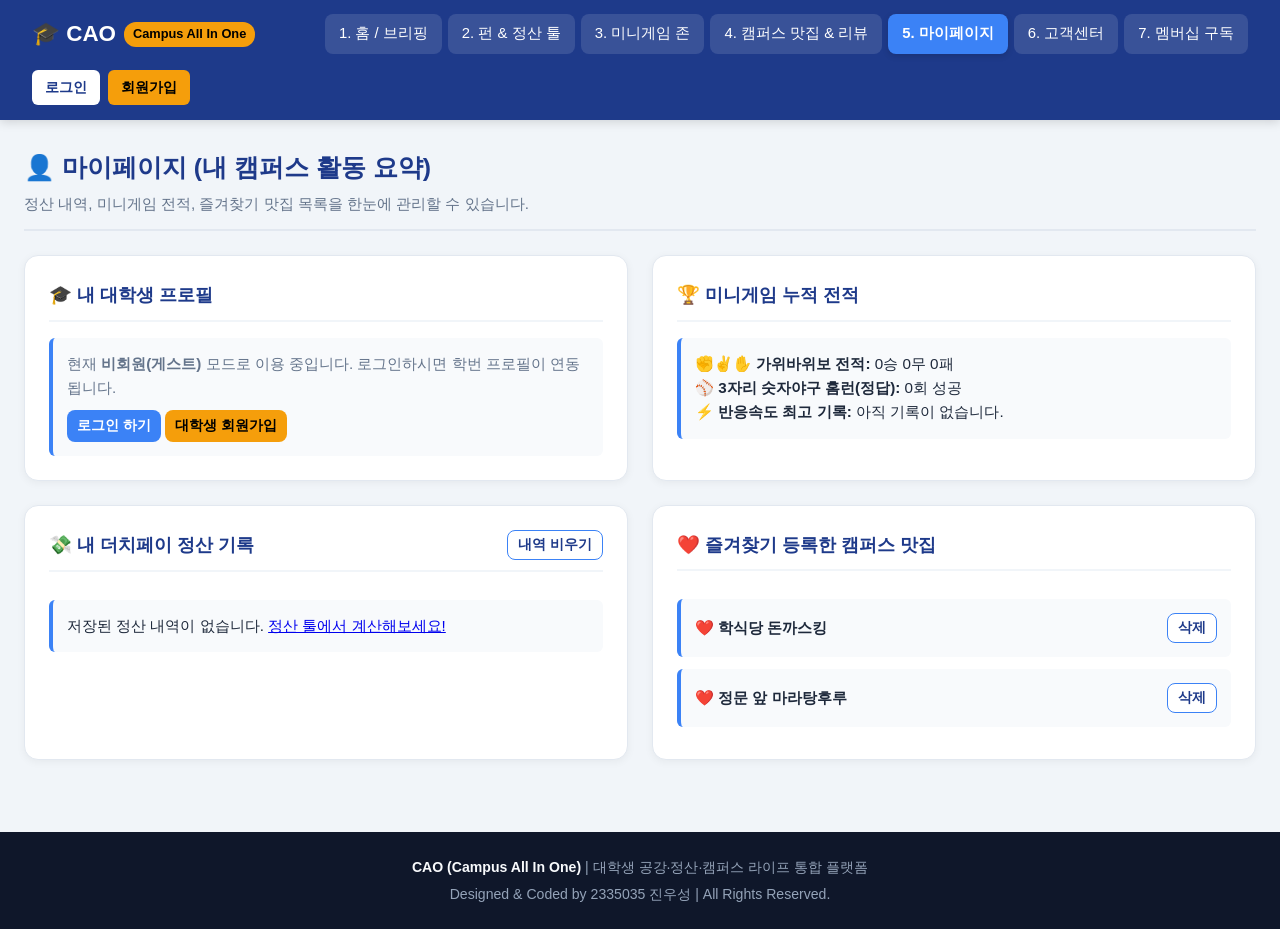
<file: mypage.html>
<!DOCTYPE html>
<html lang="ko">
<head>
    <meta charset="UTF-8">
    <meta name="viewport" content="width=device-width, initial-scale=1.0">
    <title>CAO - 마이페이지</title>
    <link rel="stylesheet" href="common.css">
</head>
<body>
    <header id="app-header"></header>

    <main>
        <div class="page-header">
            <h2>👤 마이페이지 (내 캠퍼스 활동 요약)</h2>
            <p>정산 내역, 미니게임 전적, 즐겨찾기 맛집 목록을 한눈에 관리할 수 있습니다.</p>
        </div>

        <div class="grid-2">
            <!-- 1. 회원 프로필 요약 -->
            <section class="card">
                <h3>🎓 내 대학생 프로필</h3>
                <div id="profile-box" class="result-box"></div>
            </section>

            <!-- 2. 미니게임 누적 전적 -->
            <section class="card">
                <h3>🏆 미니게임 누적 전적</h3>
                <div id="game-stats-box" class="result-box"></div>
            </section>
        </div>

        <div class="grid-2">
            <!-- 3. 스마트 더치페이 정산 내역 -->
            <section class="card">
                <h3>
                    <span>💸 내 더치페이 정산 기록</span>
                    <button class="btn btn-sm btn-outline" onclick="clearDutchHistory()">내역 비우기</button>
                </h3>
                <div id="dutch-history-list" style="max-height:260px; overflow-y:auto;"></div>
            </section>

            <!-- 4. 즐겨찾기 맛집 리스트 -->
            <section class="card">
                <h3>❤️ 즐겨찾기 등록한 캠퍼스 맛집</h3>
                <div id="fav-food-list" style="max-height:260px; overflow-y:auto;"></div>
            </section>
        </div>
    </main>

    <footer id="app-footer"></footer>

    <script src="common.js"></script>
    <script>
        renderLayout('mypage');

        function renderMyPage() {
            const state = getAppState();

            // 1. 프로필
            const pBox = document.getElementById('profile-box');
            if (state.user) {
                pBox.innerHTML = `
                    <p><strong>닉네임:</strong> ${state.user.nickname} (${state.user.studentId})</p>
                    <p><strong>학교 이메일:</strong> ${state.user.email}</p>
                    <p><strong>선호 카테고리:</strong> ${state.user.favCategory || '전체'}</p>
                    <div style="margin-top:10px;">
                        <button class="btn btn-sm btn-outline" onclick="logoutUser()">로그아웃</button>
                    </div>
                `;
            } else {
                pBox.innerHTML = `
                    <p style="color:#64748b; margin-bottom:10px;">현재 <strong>비회원(게스트)</strong> 모드로 이용 중입니다. 로그인하시면 학번 프로필이 연동됩니다.</p>
                    <a href="login.html" class="btn btn-sm">로그인 하기</a>
                    <a href="signup.html" class="btn btn-sm btn-accent">대학생 회원가입</a>
                `;
            }

            // 2. 게임 전적
            const g = state.gameStats;
            document.getElementById('game-stats-box').innerHTML = `
                <p>✊✌️✋ <strong>가위바위보 전적:</strong> ${g.rpsWin}승 ${g.rpsDraw}무 ${g.rpsLose}패</p>
                <p>⚾ <strong>3자리 숫자야구 홈런(정답):</strong> ${g.bbWins}회 성공</p>
                <p>⚡ <strong>반응속도 최고 기록:</strong> ${g.bestReaction ? g.bestReaction + ' ms' : '아직 기록이 없습니다.'}</p>
            `;

            // 3. 정산 내역
            const dList = document.getElementById('dutch-history-list');
            if (state.dutchHistory.length === 0) {
                dList.innerHTML = `<div class="result-box">저장된 정산 내역이 없습니다. <a href="tools.html">정산 툴에서 계산해보세요!</a></div>`;
            } else {
                dList.innerHTML = state.dutchHistory.map(item => `
                    <div class="result-box" style="margin-bottom:8px;">
                        <strong>${item.title}</strong> <span style="font-size:0.82rem; color:#64748b;">(${item.date})</span><br>
                        총 ${item.total.toLocaleString()}원 / ${item.count}명 ➔ <strong style="color:#1e3a8a;">1인당 ${item.perPerson.toLocaleString()}원</strong>
                    </div>
                `).join('');
            }

            // 4. 즐겨찾기 맛집
            const fList = document.getElementById('fav-food-list');
            if (state.favFoods.length === 0) {
                fList.innerHTML = `<div class="result-box">즐겨찾기한 맛집이 없습니다. <a href="food.html">맛집 피드 보러가기</a></div>`;
            } else {
                fList.innerHTML = state.favFoods.map(name => `
                    <div class="result-box" style="margin-bottom:8px; display:flex; justify-content:space-between; align-items:center;">
                        <span>❤️ <strong>${name}</strong></span>
                        <button class="btn btn-sm btn-outline" onclick="removeFav('${name}')">삭제</button>
                    </div>
                `).join('');
            }
        }

        function removeFav(name) {
            const state = getAppState();
            state.favFoods = state.favFoods.filter(f => f !== name);
            saveAppState(state);
            renderMyPage();
            showToast('즐겨찾기에서 삭제되었습니다.');
        }

        function clearDutchHistory() {
            const state = getAppState();
            state.dutchHistory = [];
            saveAppState(state);
            renderMyPage();
            showToast('정산 내역이 초기화되었습니다.');
        }

        renderMyPage();
    </script>
</body>
</html>
</file>
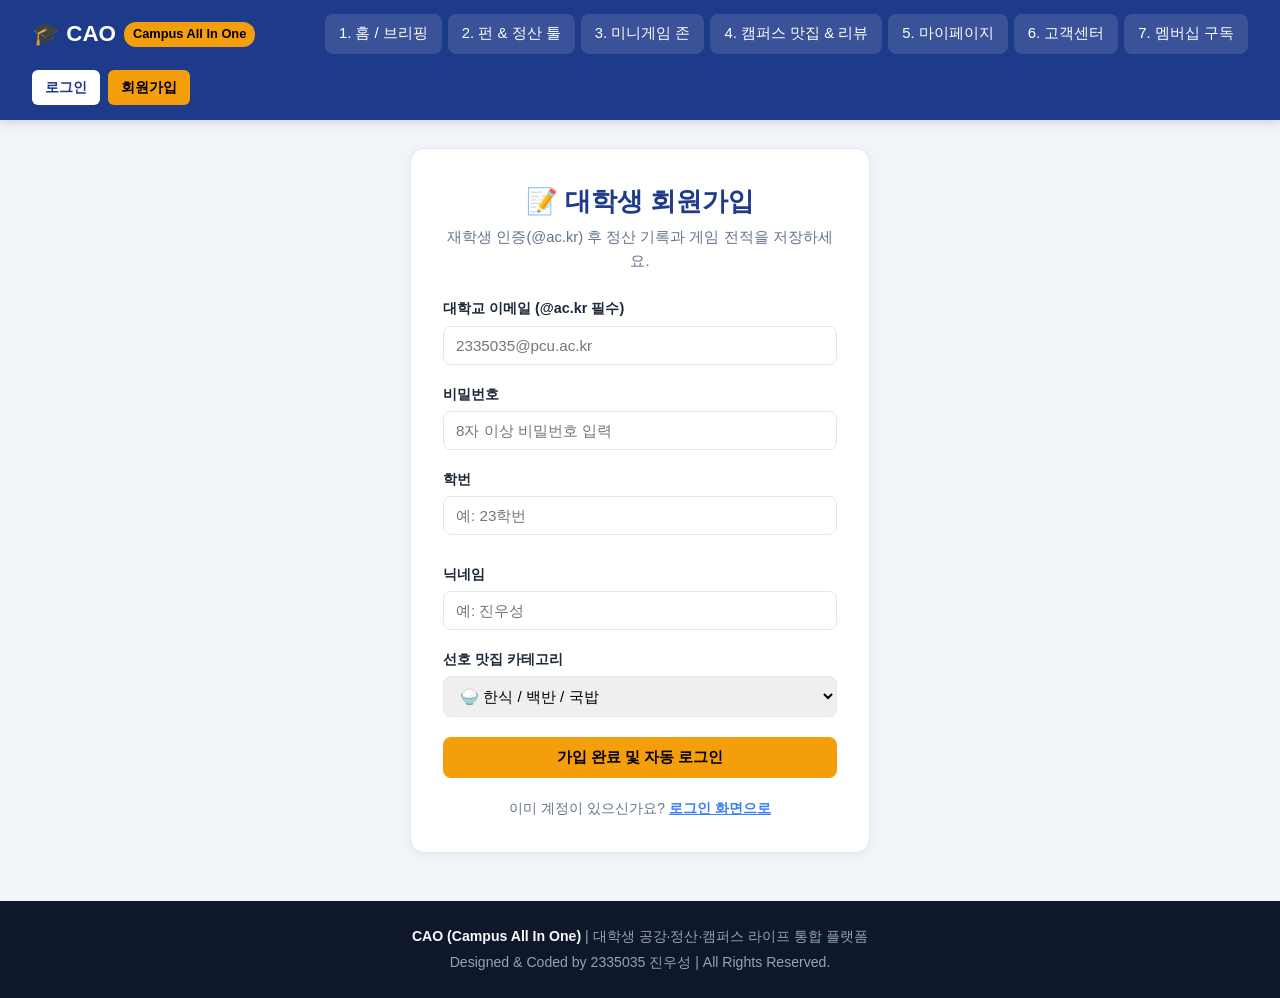
<file: signup.html>
<!DOCTYPE html>
<html lang="ko">
<head>
    <meta charset="UTF-8">
    <meta name="viewport" content="width=device-width, initial-scale=1.0">
    <title>CAO - 대학생 회원가입</title>
    <link rel="stylesheet" href="common.css">
</head>
<body>
    <header id="app-header"></header>

    <main style="display:flex; justify-content:center; align-items:center;">
        <div class="card" style="width:100%; max-width:460px; padding:2rem;">
            <div style="text-align:center; margin-bottom:1.5rem;">
                <h2 style="color:var(--primary); font-size:1.6rem;">📝 대학생 회원가입</h2>
                <p style="color:var(--muted); font-size:0.92rem; margin-top:4px;">재학생 인증(@ac.kr) 후 정산 기록과 게임 전적을 저장하세요.</p>
            </div>

            <form onsubmit="handleSignup(event)">
                <label for="su-email">대학교 이메일 (@ac.kr 필수)</label>
                <input type="email" id="su-email" placeholder="2335035@pcu.ac.kr" required>

                <label for="su-pw">비밀번호</label>
                <input type="password" id="su-pw" placeholder="8자 이상 비밀번호 입력" required>

                <div class="grid-2" style="gap:10px; margin-bottom:0;">
                    <div>
                        <label for="su-id">학번</label>
                        <input type="text" id="su-id" placeholder="예: 23학번" required>
                    </div>
                    <div>
                        <label for="su-nick">닉네임</label>
                        <input type="text" id="su-nick" placeholder="예: 진우성" required>
                    </div>
                </div>

                <label for="su-cat">선호 맛집 카테고리</label>
                <select id="su-cat">
                    <option value="한식">🍚 한식 / 백반 / 국밥</option>
                    <option value="중식·일식">🍜 중식 / 일식 / 돈까스</option>
                    <option value="카페·디저트">☕ 카페 / 디저트 / 베이커리</option>
                </select>

                <button type="submit" class="btn btn-accent btn-full" style="margin-top:8px;">가입 완료 및 자동 로그인</button>
            </form>

            <p style="text-align:center; margin-top:1.2rem; font-size:0.9rem; color:var(--muted);">
                이미 계정이 있으신가요? <a href="login.html" style="color:var(--primary-light); font-weight:bold;">로그인 화면으로</a>
            </p>
        </div>
    </main>

    <footer id="app-footer"></footer>

    <script src="common.js"></script>
    <script>
        if (typeof renderLayout === 'function') {
            renderLayout('signup');
        }

        const ACCOUNTS_KEY = 'cao_accounts';
        const AUTH_LOGS_KEY = 'cao_auth_records';
        const CURRENT_USER_KEY = 'cao_current_user';

        // 로그인 화면에서 계정이 없어 넘어온 경우 이메일 자동 채움
        (function prefillEmailFromQuery() {
            const params = new URLSearchParams(window.location.search);
            const emailParam = params.get('email');
            if (emailParam) {
                const emailInput = document.getElementById('su-email');
                if (emailInput) emailInput.value = emailParam;
            }
        })();

        function readAccounts() {
            try {
                const raw = localStorage.getItem(ACCOUNTS_KEY);
                const parsed = raw ? JSON.parse(raw) : [];
                return Array.isArray(parsed) ? parsed : [];
            } catch (err) {
                return [];
            }
        }

        function writeAccounts(accounts) {
            try {
                localStorage.setItem(ACCOUNTS_KEY, JSON.stringify(accounts));
            } catch (err) {
                console.warn('계정 목록 저장 실패:', err);
            }
        }

        function appendAuthLog(entry) {
            try {
                const raw = localStorage.getItem(AUTH_LOGS_KEY);
                const logs = raw ? JSON.parse(raw) : [];
                const list = Array.isArray(logs) ? logs : [];
                list.unshift(entry);
                localStorage.setItem(AUTH_LOGS_KEY, JSON.stringify(list));
            } catch (err) {
                console.warn('인증 이력 저장 실패:', err);
            }
        }

        function handleSignup(e) {
            e.preventDefault();
            const email = document.getElementById('su-email').value.trim();
            const pw = document.getElementById('su-pw').value;
            const studentId = document.getElementById('su-id').value.trim();
            const nickname = document.getElementById('su-nick').value.trim();
            const favCategory = document.getElementById('su-cat').value;

            if (!email || !studentId || !nickname) {
                alert('필수 정보를 모두 입력하세요.');
                return;
            }
            if (!email.includes('@') || !email.endsWith('ac.kr')) {
                alert('대학생 인증을 위해 @ac.kr로 끝나는 학교 이메일을 입력해주세요!');
                return;
            }

            void pw;
            const nowIso = new Date().toISOString();
            const accounts = readAccounts();
            const existingIdx = accounts.findIndex(
                (acc) => acc && acc.email && acc.email.toLowerCase() === email.toLowerCase()
            );

            let savedAccount;
            if (existingIdx >= 0) {
                const prev = accounts[existingIdx];
                const nextCount = (Number(prev.loginCount) || 0) + 1;
                savedAccount = {
                    ...prev,
                    email,
                    studentId,
                    nickname,
                    favCategory,
                    provider: prev.provider || '이메일',
                    updatedAt: nowIso,
                    lastLoginAt: nowIso,
                    loginCount: nextCount
                };
                accounts[existingIdx] = savedAccount;
            } else {
                savedAccount = {
                    email,
                    studentId,
                    nickname,
                    favCategory,
                    provider: '이메일',
                    createdAt: nowIso,
                    updatedAt: nowIso,
                    lastLoginAt: nowIso,
                    loginCount: 1
                };
                accounts.unshift(savedAccount);
            }

            writeAccounts(accounts);

            const currentUser = {
                email: savedAccount.email,
                studentId: savedAccount.studentId,
                nickname: savedAccount.nickname,
                favCategory: savedAccount.favCategory,
                provider: savedAccount.provider,
                loginCount: savedAccount.loginCount,
                lastLoginAt: savedAccount.lastLoginAt,
                loggedIn: true
            };

            try {
                localStorage.setItem(CURRENT_USER_KEY, JSON.stringify(currentUser));
            } catch (err) {
                console.warn('현재 사용자 저장 실패:', err);
            }

            const logEntry = {
                action: existingIdx >= 0 ? '기존 계정 정보 갱신 및 로그인' : '회원가입 및 자동 로그인',
                email: savedAccount.email,
                studentId: savedAccount.studentId,
                nickname: savedAccount.nickname,
                favCategory: savedAccount.favCategory,
                loginCount: savedAccount.loginCount,
                timestamp: nowIso
            };
            appendAuthLog(logEntry);

            if (typeof getAppState === 'function' && typeof saveAppState === 'function') {
                const state = getAppState();
                state.user = {
                    email: savedAccount.email,
                    studentId: savedAccount.studentId,
                    nickname: savedAccount.nickname,
                    favCategory: savedAccount.favCategory,
                    loginCount: savedAccount.loginCount
                };
                state.accounts = accounts;
                state.authHistory = Array.isArray(state.authHistory) ? state.authHistory : [];
                state.authHistory.unshift(logEntry);
                saveAppState(state);
            }

            if (typeof showToast === 'function') {
                showToast(`가입 완료! ${nickname}님 환영합니다. (로그인 ${savedAccount.loginCount}회)`);
            } else {
                alert(`가입 완료! ${nickname}님 환영합니다.`);
            }

            setTimeout(() => {
                location.href = 'mypage.html';
            }, 800);
        }
    </script>
</body>
</html>
</file>
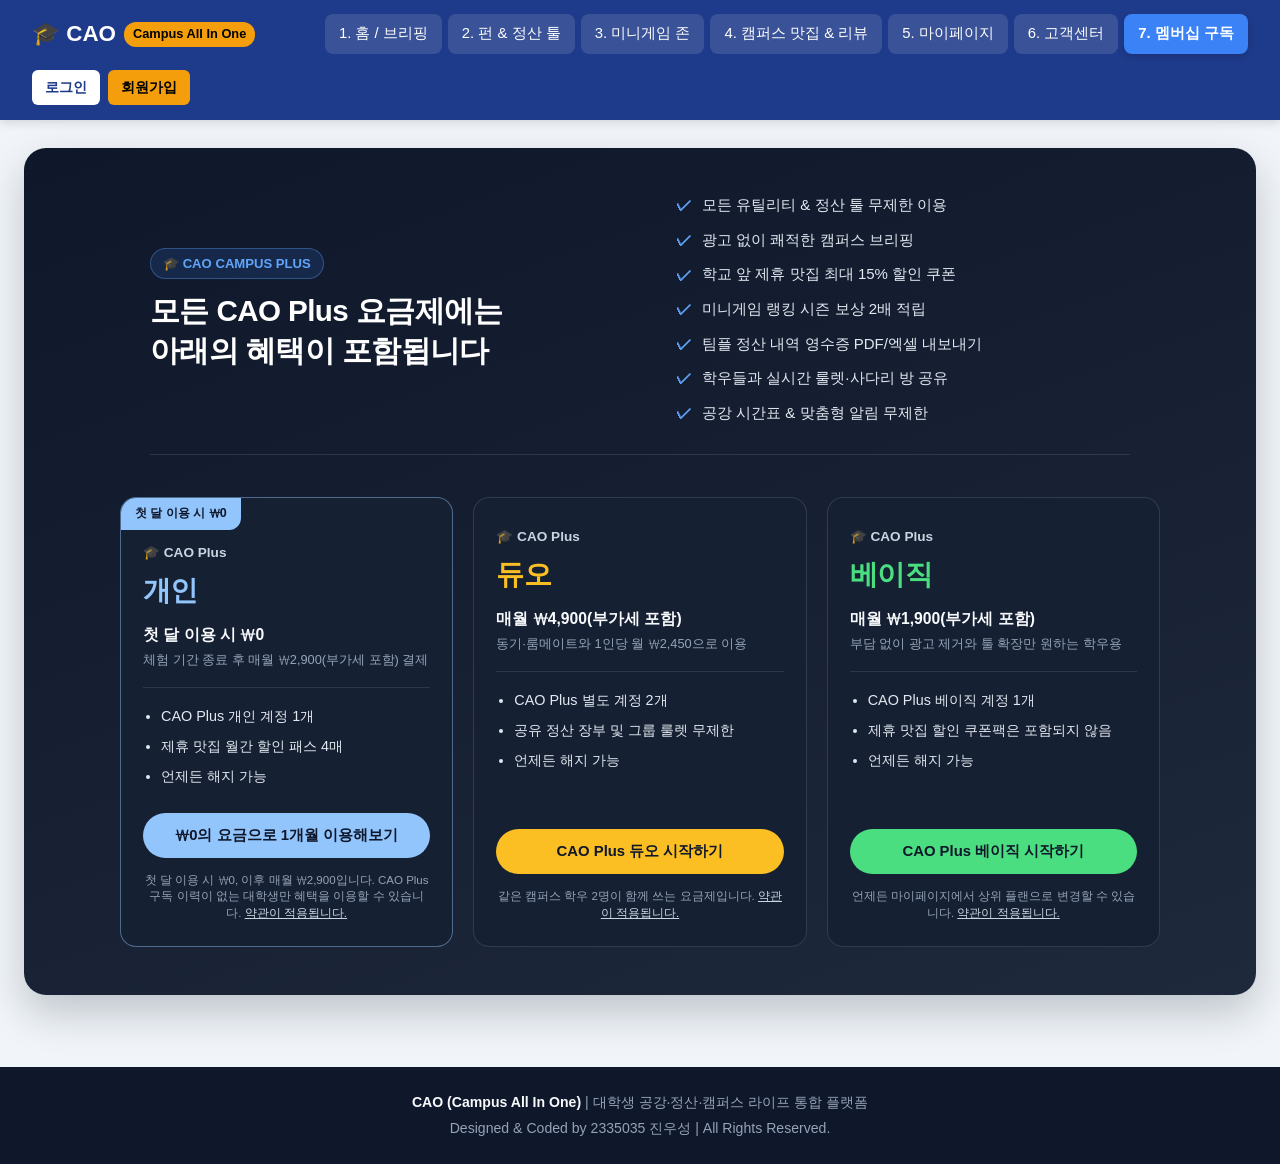
<file: subscribe.html>
<!DOCTYPE html>
<html lang="ko">
<head>
    <meta charset="UTF-8">
    <meta name="viewport" content="width=device-width, initial-scale=1.0">
    <title>CAO - Campus All In One | 월간 멤버십 구독</title>
    <link rel="stylesheet" href="common.css">
    <style>
        /* CAO 컬러 기반 다크 네이비 구독 페이지 컨테이너 */
        .sub-hero-wrap {
            background: linear-gradient(160deg, #0f172a 0%, #1e293b 100%);
            color: #f8fafc;
            border-radius: 22px;
            padding: 44px 36px 48px;
            box-shadow: 0 18px 40px rgba(15, 23, 42, 0.22);
            margin-bottom: 24px;
        }

        /* 상단 공통 혜택 헤더 (레퍼런스 상단 2분할 구조) */
        .sub-benefits-header {
            display: flex;
            justify-content: space-between;
            align-items: center;
            gap: 32px;
            flex-wrap: wrap;
            max-width: 980px;
            margin: 0 auto 42px;
            padding-bottom: 28px;
            border-bottom: 1px solid rgba(148, 163, 184, 0.18);
        }

        .sub-benefits-title {
            flex: 1 1 360px;
        }

        .sub-benefits-title .sub-kicker {
            display: inline-block;
            font-size: 0.82rem;
            font-weight: 700;
            color: #60a5fa;
            background: rgba(59, 130, 246, 0.15);
            border: 1px solid rgba(96, 165, 250, 0.35);
            padding: 4px 12px;
            border-radius: 999px;
            margin-bottom: 12px;
        }

        .sub-benefits-title h2 {
            font-size: 1.85rem;
            line-height: 1.35;
            font-weight: 800;
            color: #ffffff;
            margin: 0;
            letter-spacing: -0.02em;
        }

        .sub-benefits-list {
            flex: 1 1 320px;
            list-style: none;
            padding: 0;
            margin: 0;
            display: grid;
            gap: 9px;
            font-size: 0.94rem;
            color: #e2e8f0;
        }

        .sub-benefits-list li {
            display: flex;
            align-items: center;
            gap: 10px;
        }

        .sub-benefits-list li span.chk {
            color: #60a5fa;
            font-weight: 800;
            font-size: 1rem;
        }

        /* 하단 3열 요금제 카드 그리드 */
        .plan-grid {
            display: grid;
            grid-template-columns: repeat(3, 1fr);
            gap: 20px;
            max-width: 1040px;
            margin: 0 auto;
        }

        .plan-card {
            position: relative;
            background: #162033;
            border: 1px solid rgba(148, 163, 184, 0.2);
            border-radius: 16px;
            padding: 28px 22px 24px;
            display: flex;
            flex-direction: column;
            justify-content: space-between;
            transition: transform 0.2s ease, border-color 0.2s ease, box-shadow 0.2s ease;
        }

        .plan-card:hover {
            transform: translateY(-4px);
            border-color: rgba(96, 165, 250, 0.55);
            box-shadow: 0 12px 28px rgba(2, 6, 23, 0.45);
        }

        /* 좌측 상단 프로모션 배지 */
        .plan-ribbon {
            position: absolute;
            top: 0;
            left: 0;
            background: #93c5fd;
            color: #0f172a;
            font-size: 0.78rem;
            font-weight: 800;
            padding: 6px 14px;
            border-top-left-radius: 15px;
            border-bottom-right-radius: 12px;
        }

        .plan-card.has-ribbon {
            padding-top: 44px;
            border-color: rgba(147, 197, 253, 0.45);
        }

        .plan-brand {
            display: flex;
            align-items: center;
            gap: 6px;
            font-size: 0.85rem;
            font-weight: 700;
            color: #cbd5e1;
            margin-bottom: 6px;
        }

        .plan-name {
            font-size: 1.75rem;
            font-weight: 800;
            margin: 0 0 8px;
            letter-spacing: -0.02em;
        }

        /* 카드별 포인트 컬러 (CAO 블루 / 앰버 / 그린) */
        .plan-personal .plan-name { color: #93c5fd; }
        .plan-duo .plan-name { color: #fbbf24; }
        .plan-basic .plan-name { color: #4ade80; }

        .plan-price-main {
            font-size: 0.98rem;
            font-weight: 700;
            color: #f8fafc;
            margin: 0 0 4px;
        }

        .plan-price-sub {
            font-size: 0.8rem;
            color: #94a3b8;
            margin: 0 0 18px;
            line-height: 1.4;
        }

        .plan-divider {
            height: 1px;
            background: rgba(148, 163, 184, 0.18);
            margin: 0 0 18px;
        }

        .plan-features {
            list-style: disc;
            padding-left: 18px;
            margin: 0 0 26px;
            display: grid;
            gap: 9px;
            font-size: 0.9rem;
            color: #e2e8f0;
            line-height: 1.45;
        }

        .plan-cta {
            display: block;
            width: 100%;
            border: none;
            border-radius: 999px;
            padding: 13px 16px;
            font-size: 0.93rem;
            font-weight: 800;
            text-align: center;
            cursor: pointer;
            transition: transform 0.15s ease, filter 0.15s ease;
            margin-bottom: 14px;
        }

        .plan-cta:hover {
            transform: scale(1.02);
            filter: brightness(1.05);
        }

        .plan-personal .plan-cta {
            background: #93c5fd;
            color: #0f172a;
        }

        .plan-duo .plan-cta {
            background: #fbbf24;
            color: #0f172a;
        }

        .plan-basic .plan-cta {
            background: #4ade80;
            color: #0f172a;
        }

        .plan-footnote {
            font-size: 0.72rem;
            color: #94a3b8;
            text-align: center;
            line-height: 1.45;
            margin: 0;
        }

        .plan-footnote a {
            color: #cbd5e1;
            text-decoration: underline;
        }

        /* 구독 신청 완료 안내 모달/배너 */
        .sub-status-box {
            max-width: 1040px;
            margin: 22px auto 0;
            background: rgba(59, 130, 246, 0.14);
            border: 1px solid rgba(96, 165, 250, 0.4);
            border-radius: 12px;
            padding: 14px 18px;
            font-size: 0.92rem;
            color: #e0f2fe;
            display: none;
        }

        @media (max-width: 920px) {
            .plan-grid {
                grid-template-columns: 1fr;
                max-width: 440px;
            }
            .sub-hero-wrap {
                padding: 28px 20px 32px;
            }
            .sub-benefits-title h2 {
                font-size: 1.5rem;
            }
        }
    </style>
</head>
<body>
    <header id="app-header"></header>

    <main>
        <section class="sub-hero-wrap">
            <!-- 상단 공통 혜택 영역 -->
            <div class="sub-benefits-header">
                <div class="sub-benefits-title">
                    <span class="sub-kicker">🎓 CAO CAMPUS PLUS</span>
                    <h2>모든 CAO Plus 요금제에는<br>아래의 혜택이 포함됩니다</h2>
                </div>
                <ul class="sub-benefits-list">
                    <li><span class="chk">✓</span> 모든 유틸리티 &amp; 정산 툴 무제한 이용</li>
                    <li><span class="chk">✓</span> 광고 없이 쾌적한 캠퍼스 브리핑</li>
                    <li><span class="chk">✓</span> 학교 앞 제휴 맛집 최대 15% 할인 쿠폰</li>
                    <li><span class="chk">✓</span> 미니게임 랭킹 시즌 보상 2배 적립</li>
                    <li><span class="chk">✓</span> 팀플 정산 내역 영수증 PDF/엑셀 내보내기</li>
                    <li><span class="chk">✓</span> 학우들과 실시간 룰렛·사다리 방 공유</li>
                    <li><span class="chk">✓</span> 공강 시간표 &amp; 맞춤형 알림 무제한</li>
                </ul>
            </div>

            <!-- 하단 3개 요금제 카드 -->
            <div class="plan-grid">
                <!-- 1. 개인 (학생 첫 구독 프로모션 카드) -->
                <article class="plan-card plan-personal has-ribbon">
                    <div class="plan-ribbon">첫 달 이용 시 ₩0</div>
                    <div>
                        <div class="plan-brand">🎓 CAO Plus</div>
                        <h3 class="plan-name">개인</h3>
                        <p class="plan-price-main">첫 달 이용 시 ₩0</p>
                        <p class="plan-price-sub">체험 기간 종료 후 매월 ₩2,900(부가세 포함) 결제</p>
                        <div class="plan-divider"></div>
                        <ul class="plan-features">
                            <li>CAO Plus 개인 계정 1개</li>
                            <li>제휴 맛집 월간 할인 패스 4매</li>
                            <li>언제든 해지 가능</li>
                        </ul>
                    </div>
                    <div>
                        <button class="plan-cta" onclick="selectPlan('개인 (첫 달 ₩0 / 이후 월 ₩2,900)')">
                            ₩0의 요금으로 1개월 이용해보기
                        </button>
                        <p class="plan-footnote">
                            첫 달 이용 시 ₩0, 이후 매월 ₩2,900입니다. CAO Plus 구독 이력이 없는 대학생만 혜택을 이용할 수 있습니다. <a href="cs.html">약관이 적용됩니다.</a>
                        </p>
                    </div>
                </article>

                <!-- 2. 듀오 / 팀플 (2인 공유 요금제) -->
                <article class="plan-card plan-duo">
                    <div>
                        <div class="plan-brand">🎓 CAO Plus</div>
                        <h3 class="plan-name">듀오</h3>
                        <p class="plan-price-main">매월 ₩4,900(부가세 포함)</p>
                        <p class="plan-price-sub">동기·룸메이트와 1인당 월 ₩2,450으로 이용</p>
                        <div class="plan-divider"></div>
                        <ul class="plan-features">
                            <li>CAO Plus 별도 계정 2개</li>
                            <li>공유 정산 장부 및 그룹 룰렛 무제한</li>
                            <li>언제든 해지 가능</li>
                        </ul>
                    </div>
                    <div>
                        <button class="plan-cta" onclick="selectPlan('듀오 (월 ₩4,900)')">
                            CAO Plus 듀오 시작하기
                        </button>
                        <p class="plan-footnote">
                            같은 캠퍼스 학우 2명이 함께 쓰는 요금제입니다. <a href="cs.html">약관이 적용됩니다.</a>
                        </p>
                    </div>
                </article>

                <!-- 3. 베이직 (라이트 요금제) -->
                <article class="plan-card plan-basic">
                    <div>
                        <div class="plan-brand">🎓 CAO Plus</div>
                        <h3 class="plan-name">베이직</h3>
                        <p class="plan-price-main">매월 ₩1,900(부가세 포함)</p>
                        <p class="plan-price-sub">부담 없이 광고 제거와 툴 확장만 원하는 학우용</p>
                        <div class="plan-divider"></div>
                        <ul class="plan-features">
                            <li>CAO Plus 베이직 계정 1개</li>
                            <li>제휴 맛집 할인 쿠폰팩은 포함되지 않음</li>
                            <li>언제든 해지 가능</li>
                        </ul>
                    </div>
                    <div>
                        <button class="plan-cta" onclick="selectPlan('베이직 (월 ₩1,900)')">
                            CAO Plus 베이직 시작하기
                        </button>
                        <p class="plan-footnote">
                            언제든 마이페이지에서 상위 플랜으로 변경할 수 있습니다. <a href="cs.html">약관이 적용됩니다.</a>
                        </p>
                    </div>
                </article>
            </div>

            <div id="sub-status-box" class="sub-status-box"></div>
        </section>
    </main>

    <footer id="app-footer"></footer>

    <script src="common.js"></script>
    <script>
        if (typeof renderLayout === 'function') {
            renderLayout('subscribe');
        }

        function selectPlan(planLabel) {
            const box = document.getElementById('sub-status-box');
            box.style.display = 'block';
            box.innerHTML = `✅ <strong>[CAO Plus - ${planLabel}]</strong> 요금제가 선택되었습니다! 로그인 및 결제 연동 후 즉시 멤버십 혜택이 활성화됩니다.`;

            if (typeof getAppState === 'function' && typeof saveAppState === 'function') {
                const state = getAppState();
                state.selectedPlan = planLabel;
                saveAppState(state);
            }
            if (typeof showToast === 'function') {
                showToast(`${planLabel} 요금제를 선택했습니다.`);
            }
        }
    </script>
</body>
</html>
</file>
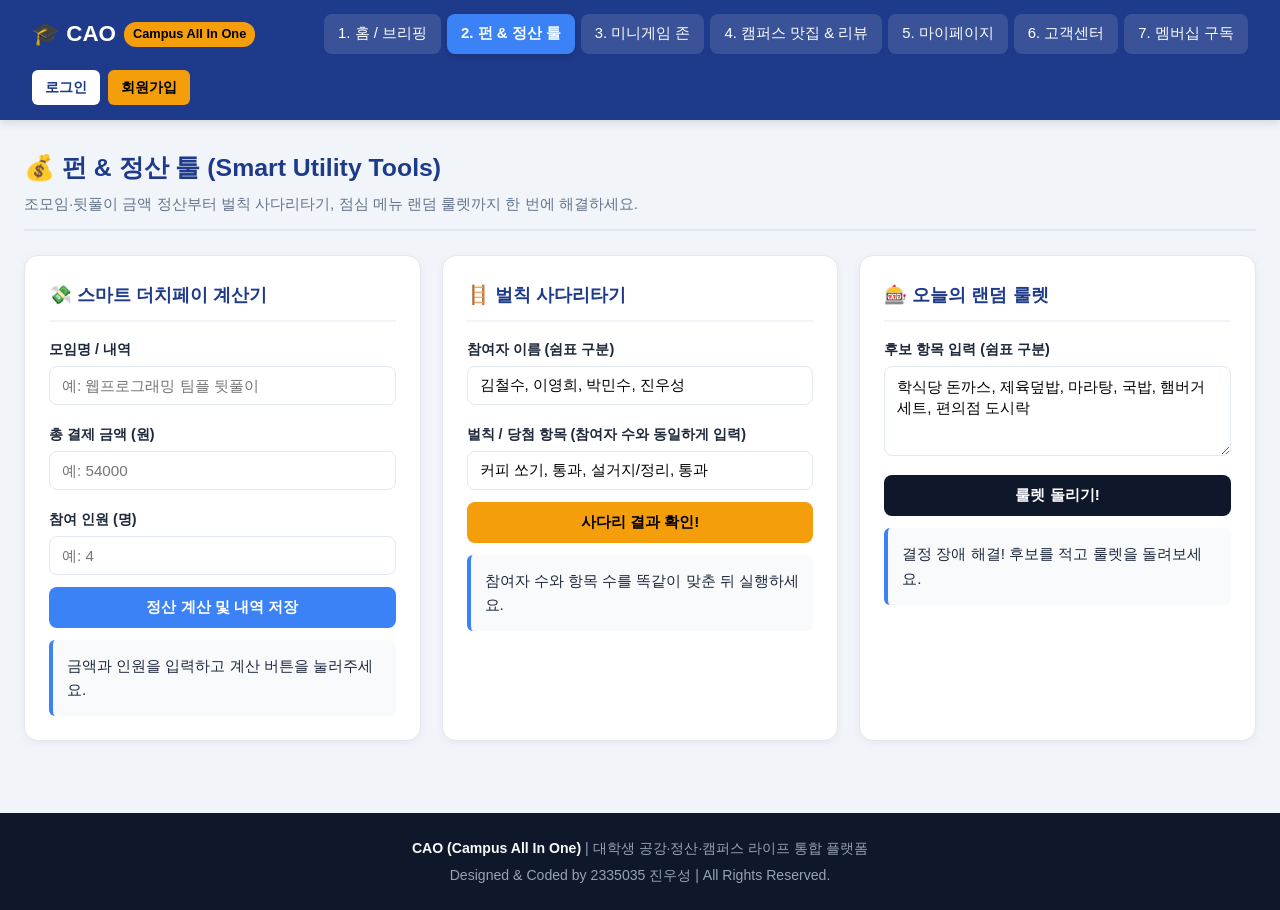
<file: tools.html>
<!DOCTYPE html>
<html lang="ko">
<head>
    <meta charset="UTF-8">
    <meta name="viewport" content="width=device-width, initial-scale=1.0">
    <title>CAO - 펀 & 정산 툴</title>
    <link rel="stylesheet" href="common.css">
</head>
<body>
    <header id="app-header"></header>

    <main>
        <div class="page-header">
            <h2>💰 펀 & 정산 툴 (Smart Utility Tools)</h2>
            <p>조모임·뒷풀이 금액 정산부터 벌칙 사다리타기, 점심 메뉴 랜덤 룰렛까지 한 번에 해결하세요.</p>
        </div>

        <div class="grid-3">
            <!-- 1. 스마트 더치페이 계산기 -->
            <section class="card" id="dutch">
                <h3>💸 스마트 더치페이 계산기</h3>
                <label for="dutch-title">모임명 / 내역</label>
                <input type="text" id="dutch-title" placeholder="예: 웹프로그래밍 팀플 뒷풀이">

                <label for="dutch-total">총 결제 금액 (원)</label>
                <input type="number" id="dutch-total" placeholder="예: 54000" min="1">

                <label for="dutch-count">참여 인원 (명)</label>
                <input type="number" id="dutch-count" placeholder="예: 4" min="1">

                <button class="btn btn-full" onclick="calcDutch()">정산 계산 및 내역 저장</button>
                <div id="dutch-result" class="result-box">금액과 인원을 입력하고 계산 버튼을 눌러주세요.</div>
            </section>

            <!-- 2. 벌칙 사다리타기 -->
            <section class="card" id="ladder">
                <h3>🪜 벌칙 사다리타기</h3>
                <label for="ladder-names">참여자 이름 (쉼표 구분)</label>
                <input type="text" id="ladder-names" value="김철수, 이영희, 박민수, 진우성">

                <label for="ladder-items">벌칙 / 당첨 항목 (참여자 수와 동일하게 입력)</label>
                <input type="text" id="ladder-items" value="커피 쏘기, 통과, 설거지/정리, 통과">

                <button class="btn btn-accent btn-full" onclick="runLadder()">사다리 결과 확인!</button>
                <div id="ladder-result" class="result-box">참여자 수와 항목 수를 똑같이 맞춘 뒤 실행하세요.</div>
            </section>

            <!-- 3. 오늘의 랜덤 룰렛 -->
            <section class="card" id="roulette">
                <h3>🎰 오늘의 랜덤 룰렛</h3>
                <label for="roulette-items">후보 항목 입력 (쉼표 구분)</label>
                <textarea id="roulette-items" rows="4">학식당 돈까스, 제육덮밥, 마라탕, 국밥, 햄버거 세트, 편의점 도시락</textarea>

                <button class="btn btn-full" style="background:#0f172a;" onclick="spinRoulette()">룰렛 돌리기!</button>
                <div id="roulette-result" class="result-box">결정 장애 해결! 후보를 적고 룰렛을 돌려보세요.</div>
            </section>
        </div>
    </main>

    <footer id="app-footer"></footer>

    <script src="common.js"></script>
    <script>
        renderLayout('tools');

        function calcDutch() {
            const title = document.getElementById('dutch-title').value.trim() || '캠퍼스 모임 정산';
            const total = Number(document.getElementById('dutch-total').value);
            const count = Number(document.getElementById('dutch-count').value);

            if (!total || total <= 0 || !count || count <= 0) {
                alert('금액과 인원을 정확히 입력해주세요.');
                return;
            }

            const perPerson = Math.floor(total / count);
            const remainder = total - (perPerson * count);
            const today = new Date().toISOString().split('T')[0];

            const state = getAppState();
            state.dutchHistory.unshift({
                title,
                total,
                count,
                perPerson,
                date: today
            });
            saveAppState(state);

            const box = document.getElementById('dutch-result');
            box.innerHTML = `
                <strong>[${title}] 정산 완료!</strong><br>
                • 총 금액: ${total.toLocaleString()}원 (${count}명)<br>
                • <span style="color:#1e3a8a; font-size:1.1rem; font-weight:bold;">1인당 부담액: ${perPerson.toLocaleString()}원</span>
                ${remainder > 0 ? `<br><span style="font-size:0.85rem; color:#64748b;">(1원 단위 절사 차액 ${remainder}원 발생)</span>` : ''}
            `;
            showToast('정산 내역이 마이페이지에 자동 저장되었습니다.');
        }

        function runLadder() {
            const names = document.getElementById('ladder-names').value.split(',').map(s => s.trim()).filter(Boolean);
            const items = document.getElementById('ladder-items').value.split(',').map(s => s.trim()).filter(Boolean);

            if (names.length === 0 || names.length !== items.length) {
                alert('참여자 수와 항목 수를 쉼표로 구분하여 똑같이 맞춰주세요!');
                return;
            }

            const shuffled = [...items].sort(() => Math.random() - 0.5);
            const htmlList = names.map((name, idx) => {
                const isPenalty = shuffled[idx] !== '통과';
                return `<div style="padding:3px 0;">👤 <strong>${name}</strong> ➔ <span style="color:${isPenalty ? '#dc2626' : '#16a34a'}; font-weight:bold;">${shuffled[idx]}</span></div>`;
            }).join('');

            document.getElementById('ladder-result').innerHTML = htmlList;
            showToast('사다리타기 매칭이 완료되었습니다!');
        }

        function spinRoulette() {
            const list = document.getElementById('roulette-items').value.split(',').map(s => s.trim()).filter(Boolean);
            if (list.length < 2) {
                alert('최소 2개 이상의 후보 항목을 쉼표로 구분해 입력해주세요!');
                return;
            }
            const box = document.getElementById('roulette-result');
            box.textContent = '🎲 룰렛이 돌아가는 중...';
            setTimeout(() => {
                const picked = list[Math.floor(Math.random() * list.length)];
                box.innerHTML = `🎉 오늘의 당첨 결과: <strong style="color:#d97706; font-size:1.15rem;">[ ${picked} ]</strong>`;
            }, 350);
        }
    </script>
</body>
</html>
</file>
<file: common.css>
/* common.css - CAO (Campus All In One) 공통 스타일 */
:root {
    --primary: #1e3a8a;
    --primary-light: #3b82f6;
    --accent: #f59e0b;
    --bg: #f1f5f9;
    --card: #ffffff;
    --text: #1e293b;
    --muted: #64748b;
    --border: #e2e8f0;
    --success: #16a34a;
    --danger: #dc2626;
}

* {
    box-sizing: border-box;
    margin: 0;
    padding: 0;
    font-family: 'Malgun Gothic', 'Pretendard', -apple-system, BlinkMacSystemFont, sans-serif;
}

html, body {
    width: 100%;
    min-height: 100%;
    background-color: var(--bg);
    color: var(--text);
    line-height: 1.6;
    overflow-x: hidden;
    display: flex;
    flex-direction: column;
}

/* 상단 헤더 & 네비게이션 */
header {
    background: var(--primary);
    color: white;
    padding: 0.9rem 2rem;
    display: flex;
    justify-content: space-between;
    align-items: center;
    flex-wrap: wrap;
    gap: 1rem;
    box-shadow: 0 2px 10px rgba(0, 0, 0, 0.15);
    position: sticky;
    top: 0;
    z-index: 100;
}

.logo {
    font-size: 1.4rem;
    font-weight: bold;
    color: white;
    text-decoration: none;
    display: flex;
    align-items: center;
    gap: 8px;
}

.logo span {
    font-size: 0.8rem;
    background: var(--accent);
    color: #000;
    padding: 2px 9px;
    border-radius: 12px;
    font-weight: 800;
}

nav {
    display: flex;
    gap: 6px;
    flex-wrap: wrap;
}

nav a {
    background: rgba(255, 255, 255, 0.12);
    color: white;
    text-decoration: none;
    padding: 8px 14px;
    border-radius: 8px;
    font-size: 0.93rem;
    transition: all 0.2s;
}

nav a:hover, nav a.active {
    background: var(--primary-light);
    font-weight: bold;
    box-shadow: 0 2px 6px rgba(0, 0, 0, 0.15);
}

.auth-area {
    display: flex;
    align-items: center;
    gap: 8px;
}

.auth-area a.auth-btn, .auth-area button.auth-btn {
    background: white;
    color: var(--primary);
    text-decoration: none;
    border: none;
    padding: 6px 13px;
    border-radius: 6px;
    font-weight: bold;
    font-size: 0.9rem;
    cursor: pointer;
    transition: 0.2s;
}

.auth-area a.auth-btn:hover, .auth-area button.auth-btn:hover {
    background: #e0e7ff;
}

.auth-area a.auth-btn.accent {
    background: var(--accent);
    color: #000;
}

.user-badge {
    font-size: 0.92rem;
    font-weight: bold;
    color: #fde68a;
    margin-right: 4px;
}

/* 메인 컨테이너 */
main {
    width: 100%;
    max-width: 1280px;
    margin: 0 auto;
    padding: 1.8rem 1.5rem 3rem;
    flex: 1;
}

.page-header {
    margin-bottom: 1.5rem;
    padding-bottom: 0.8rem;
    border-bottom: 2px solid var(--border);
}

.page-header h2 {
    color: var(--primary);
    font-size: 1.55rem;
    margin-bottom: 4px;
}

.page-header p {
    color: var(--muted);
    font-size: 0.95rem;
}

/* 그리드 & 카드 UI */
.grid-2 {
    display: grid;
    grid-template-columns: repeat(auto-fit, minmax(340px, 1fr));
    gap: 1.5rem;
    margin-bottom: 1.5rem;
}

.grid-3 {
    display: grid;
    grid-template-columns: repeat(auto-fit, minmax(290px, 1fr));
    gap: 1.3rem;
    margin-bottom: 1.5rem;
}

.card {
    background: var(--card);
    border-radius: 14px;
    padding: 1.5rem;
    box-shadow: 0 2px 8px rgba(0, 0, 0, 0.05);
    border: 1px solid var(--border);
}

.card h3 {
    color: var(--primary);
    margin-bottom: 1rem;
    border-bottom: 2px solid var(--bg);
    padding-bottom: 10px;
    display: flex;
    justify-content: space-between;
    align-items: center;
    font-size: 1.15rem;
}

/* 폼 & 버튼 공통 */
label {
    font-size: 0.9rem;
    font-weight: bold;
    color: var(--text);
    display: block;
    margin-top: 6px;
}

input, select, textarea {
    width: 100%;
    padding: 10px 12px;
    margin: 5px 0 12px;
    border: 1px solid var(--border);
    border-radius: 8px;
    font-size: 0.95rem;
    transition: border-color 0.2s;
}

input:focus, select:focus, textarea:focus {
    outline: none;
    border-color: var(--primary-light);
    box-shadow: 0 0 0 3px rgba(59, 130, 246, 0.15);
}

.btn {
    background: var(--primary-light);
    color: white;
    border: none;
    padding: 10px 16px;
    border-radius: 8px;
    cursor: pointer;
    font-weight: bold;
    font-size: 0.95rem;
    text-decoration: none;
    display: inline-block;
    text-align: center;
    transition: 0.2s;
}

.btn:hover {
    background: var(--primary);
}

.btn-full {
    width: 100%;
}

.btn-sm {
    padding: 5px 10px;
    font-size: 0.85rem;
}

.btn-accent {
    background: var(--accent);
    color: #000;
}

.btn-accent:hover {
    background: #d97706;
    color: #fff;
}

.btn-outline {
    background: white;
    color: var(--primary);
    border: 1px solid var(--primary-light);
}

.btn-outline:hover {
    background: #eff6ff;
}

.result-box {
    margin-top: 12px;
    padding: 14px;
    background: #f8fafc;
    border-left: 4px solid var(--primary-light);
    border-radius: 6px;
    font-size: 0.95rem;
}

/* 메인 맛집 광고 배너 */
.food-ad-banner {
    min-height: 240px;
    margin-bottom: 1.5rem;
    border-radius: 16px;
    overflow: hidden;
    position: relative;
    display: flex;
    align-items: center;
    padding: 2.2rem;
    color: white;
    background: linear-gradient(115deg, #0f172a 0%, #1e3a8a 55%, #2563eb 100%);
    box-shadow: 0 6px 18px rgba(30, 58, 138, 0.2);
}

.food-ad-content {
    max-width: 620px;
}

.ad-badge {
    display: inline-block;
    background: var(--accent);
    color: #000;
    font-weight: 800;
    font-size: 0.8rem;
    padding: 3px 10px;
    border-radius: 20px;
    margin-bottom: 10px;
}

.food-ad-content h2 {
    font-size: 1.75rem;
    margin-bottom: 8px;
}

.food-ad-content p {
    color: #e2e8f0;
    margin-bottom: 16px;
    font-size: 0.98rem;
}

/* 토스트 알림 */
#toast-container {
    position: fixed;
    bottom: 24px;
    right: 24px;
    z-index: 999;
    display: flex;
    flex-direction: column;
    gap: 8px;
}

.toast {
    background: #0f172a;
    color: white;
    padding: 12px 18px;
    border-radius: 10px;
    font-size: 0.92rem;
    box-shadow: 0 4px 12px rgba(0, 0, 0, 0.2);
    border-left: 4px solid var(--accent);
    animation: slideUp 0.25s ease;
}

@keyframes slideUp {
    from { opacity: 0; transform: translateY(12px); }
    to { opacity: 1; transform: translateY(0); }
}

/* 푸터 */
footer {
    background: #0f172a;
    color: #94a3b8;
    text-align: center;
    padding: 1.5rem;
    font-size: 0.88rem;
    margin-top: auto;
}

footer strong {
    color: #f8fafc;
}

@media (max-width: 768px) {
    header { padding: 0.8rem 1rem; }
    main { padding: 1.2rem 1rem 2rem; }
    .food-ad-banner { padding: 1.5rem; }
    .food-ad-content h2 { font-size: 1.35rem; }
}
</file>
